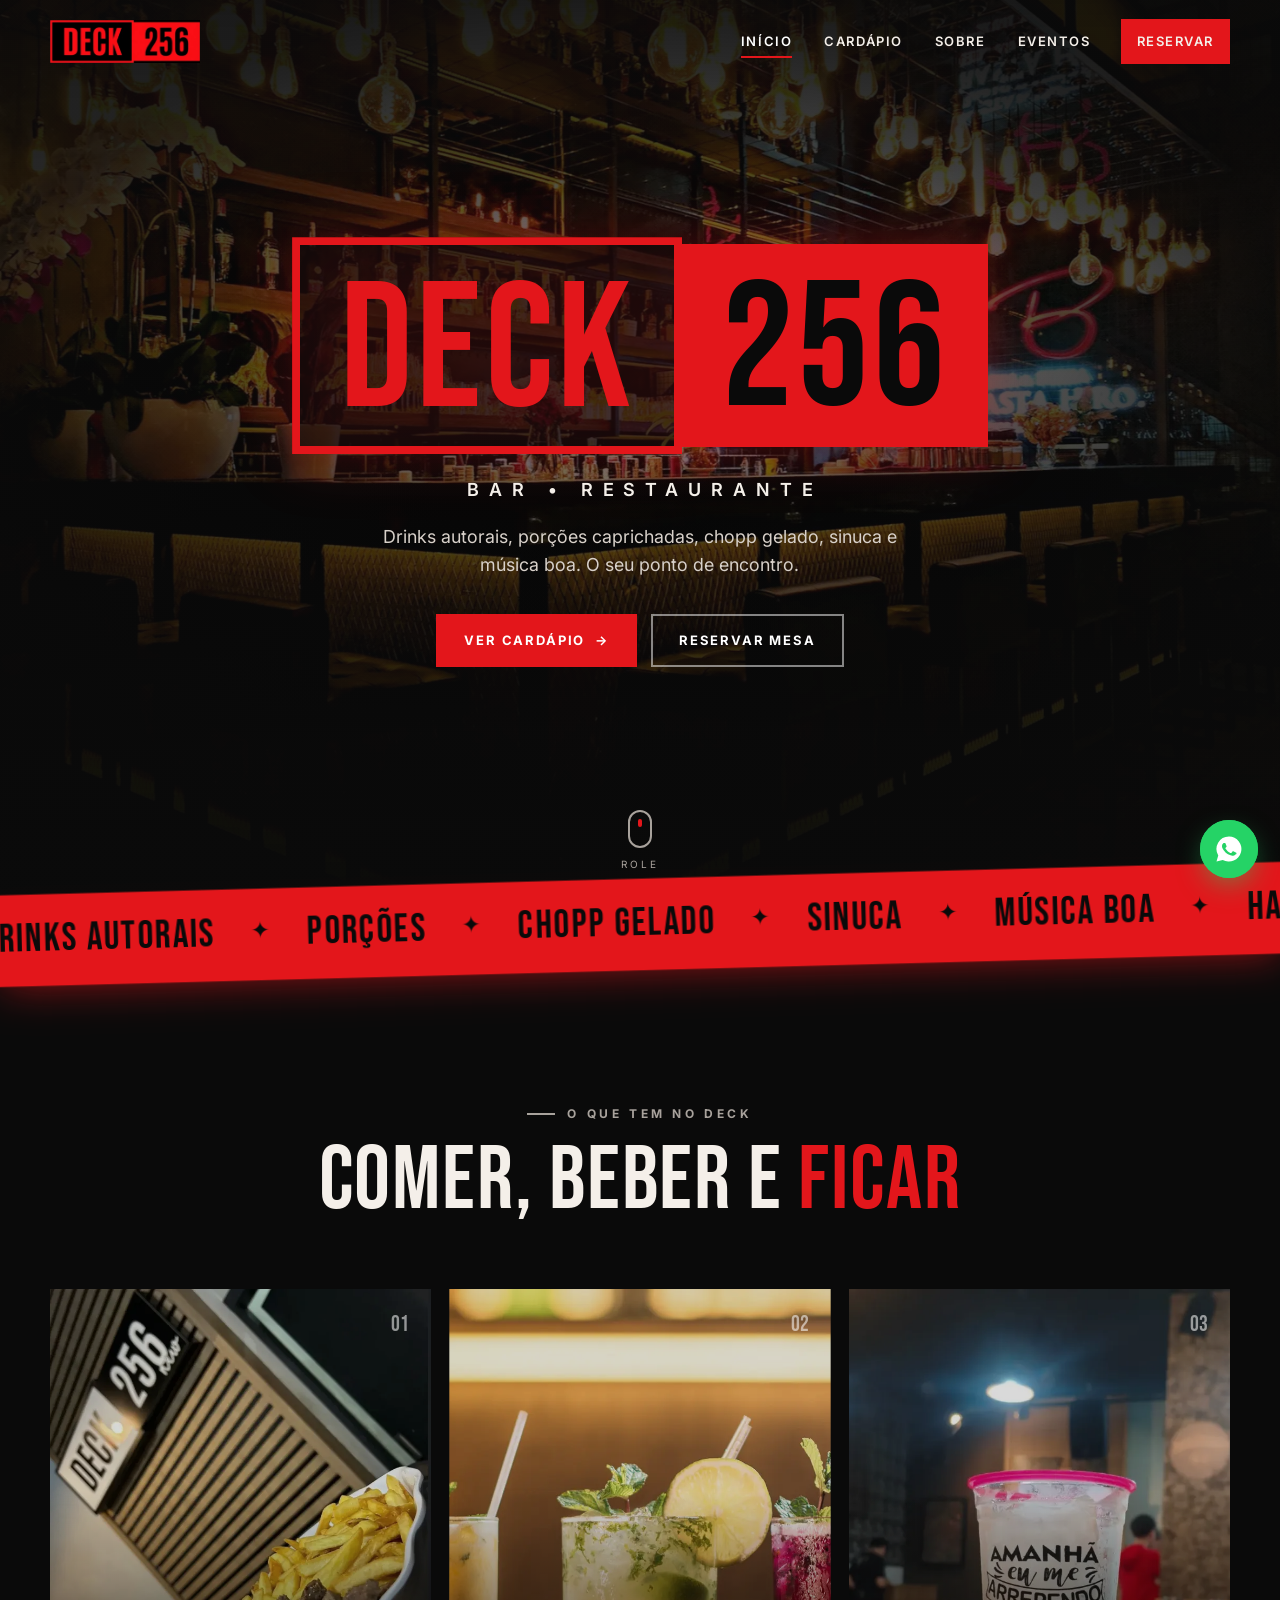
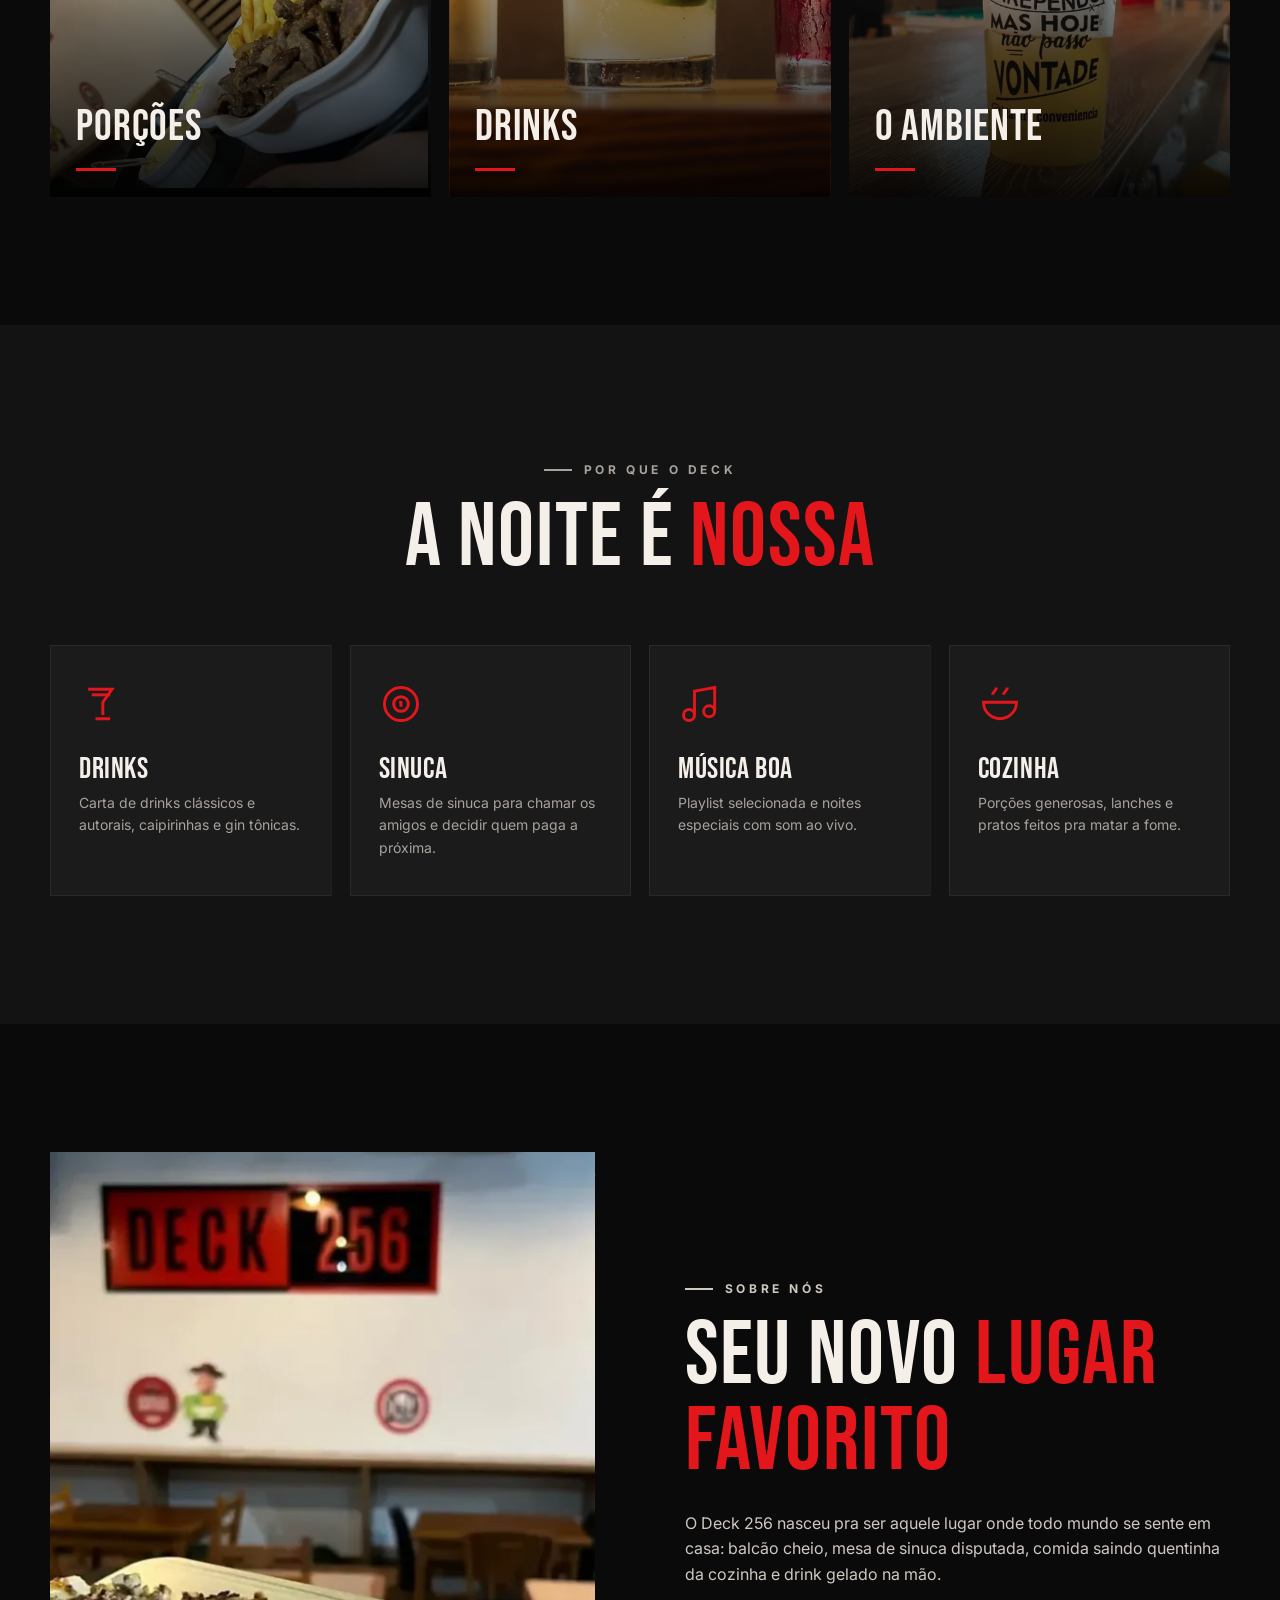
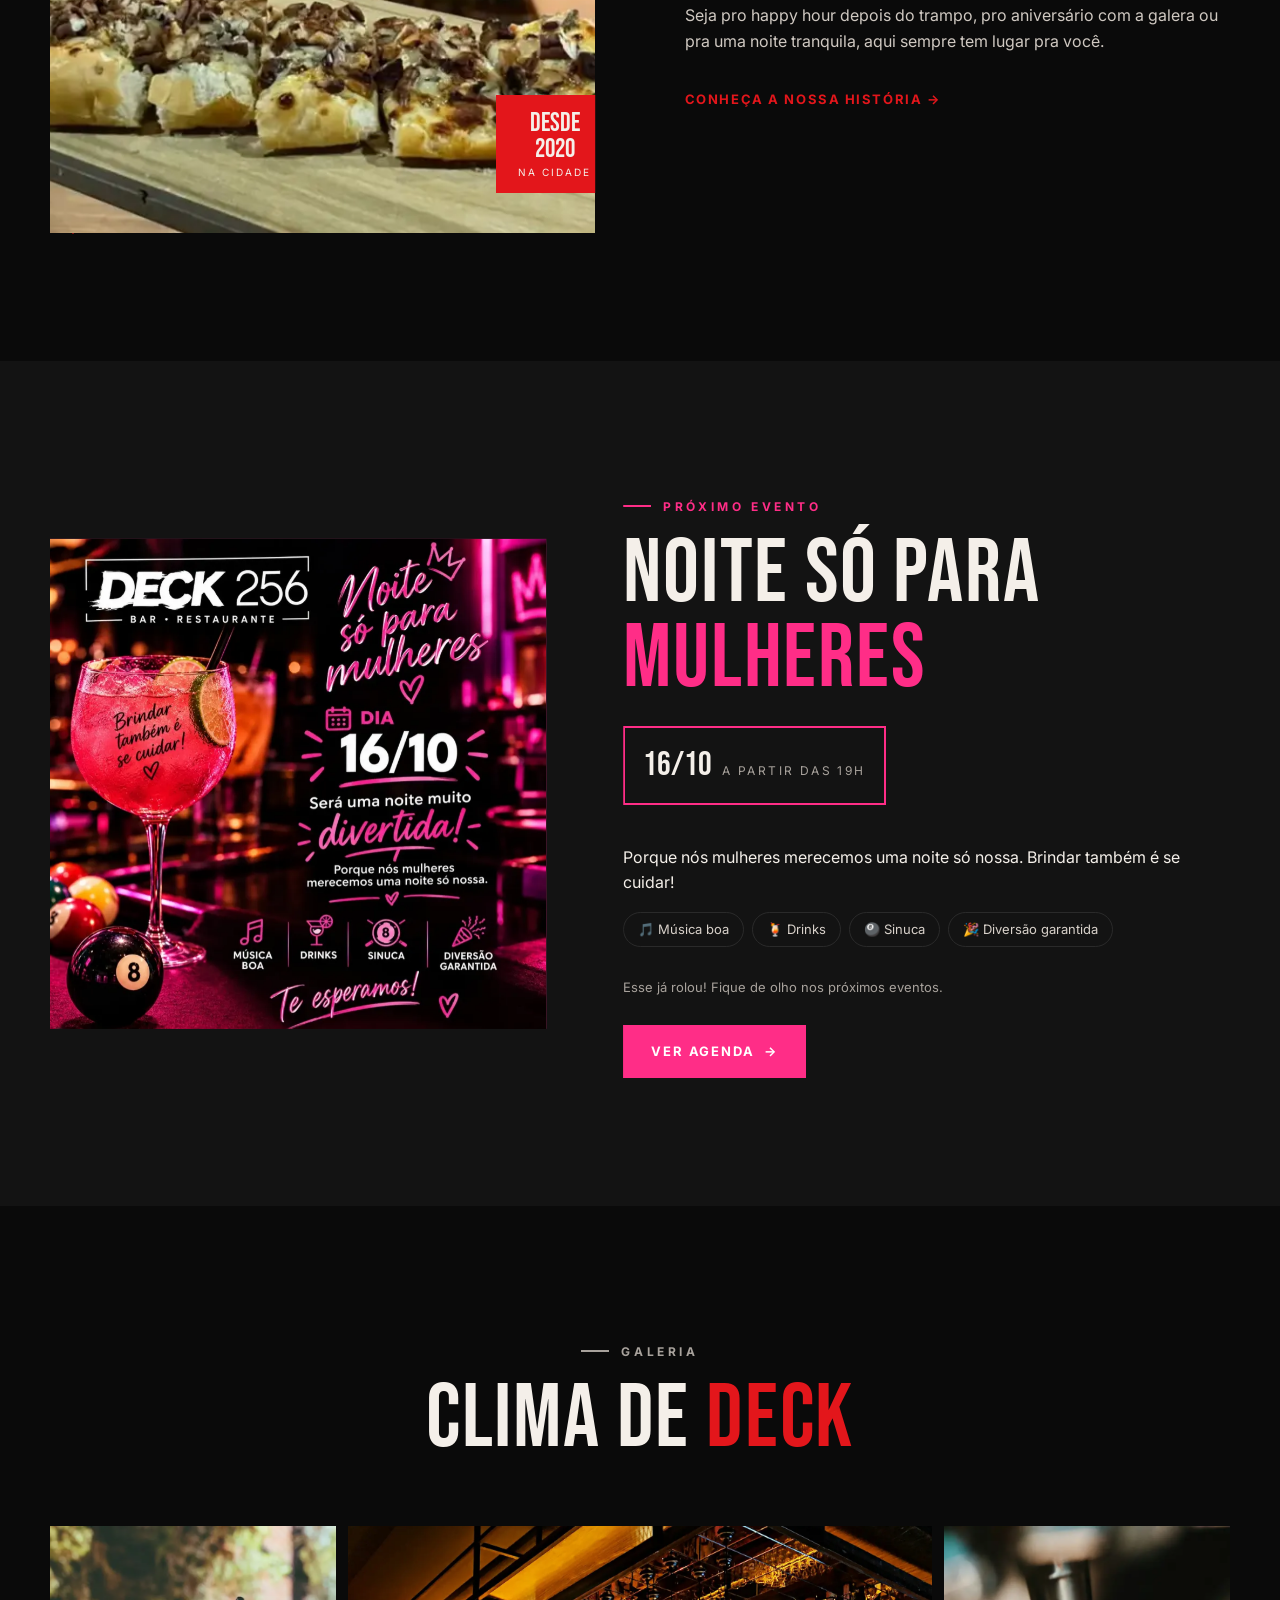
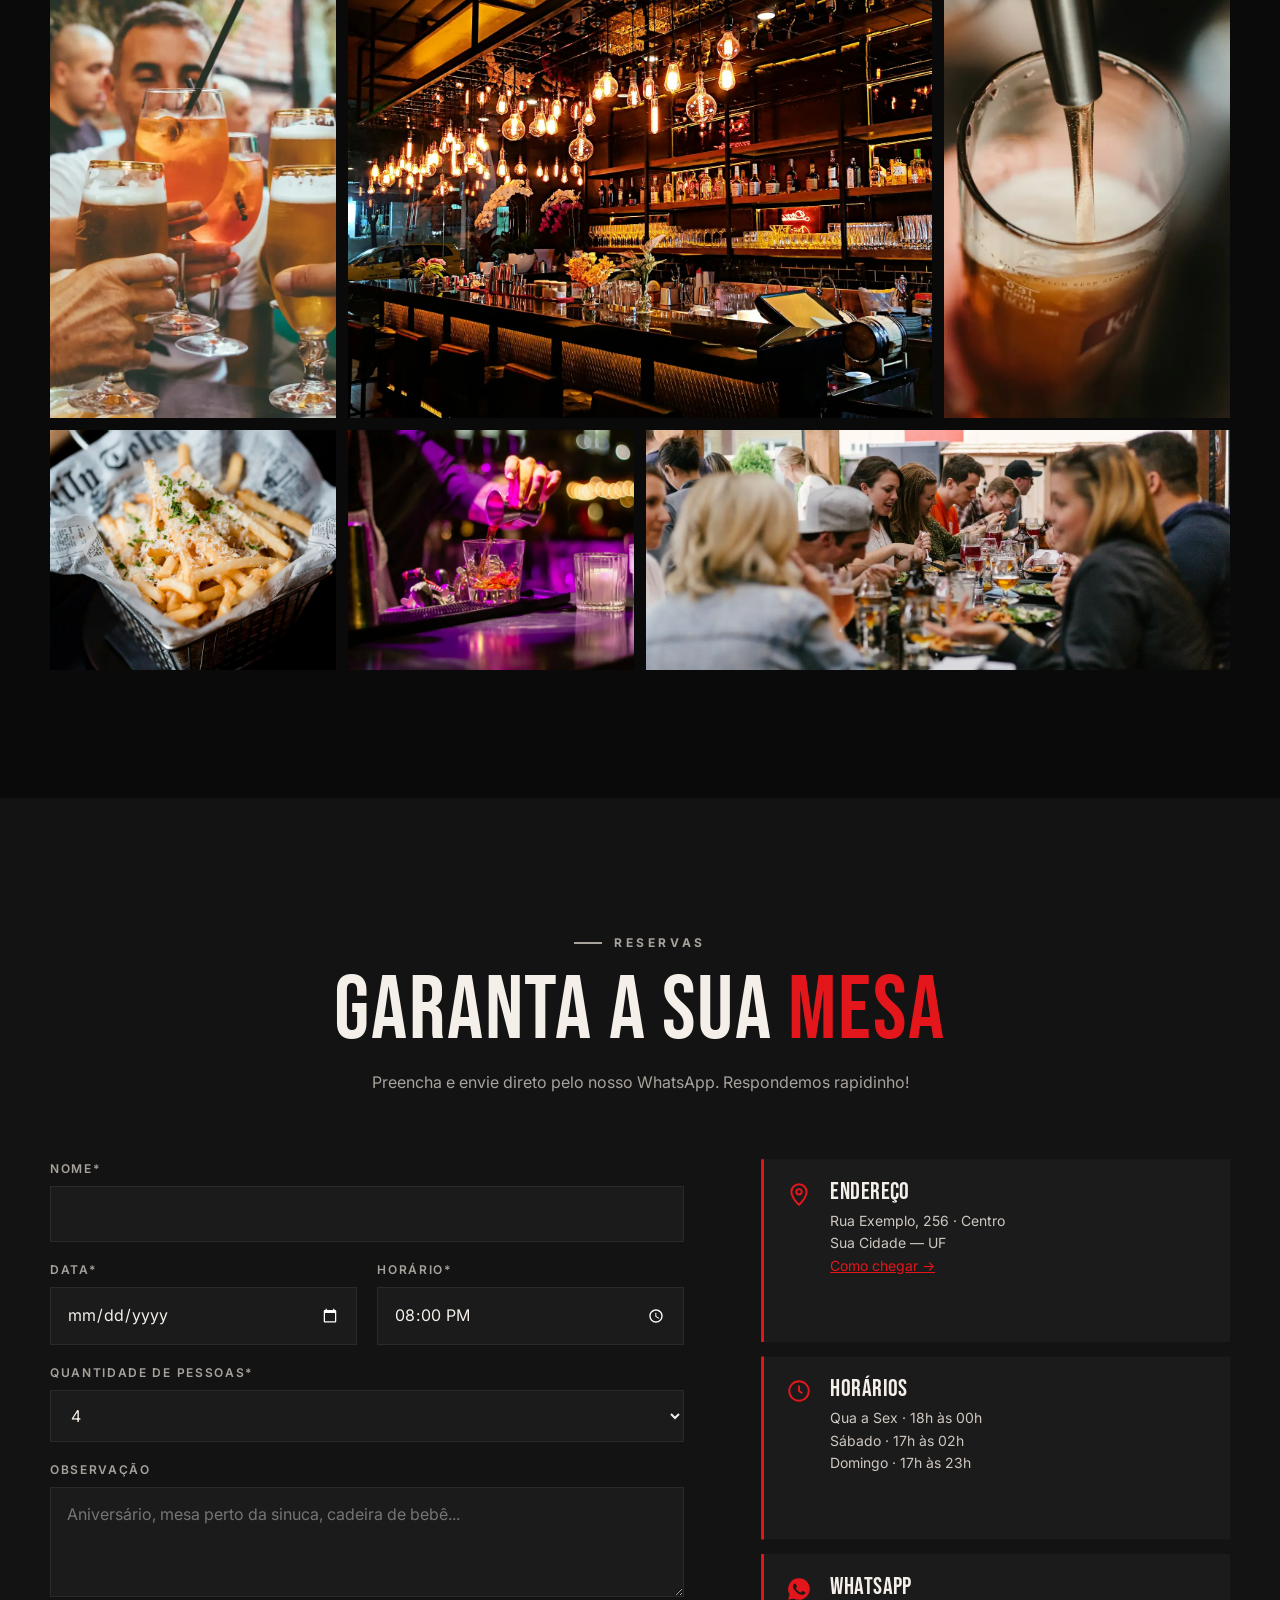
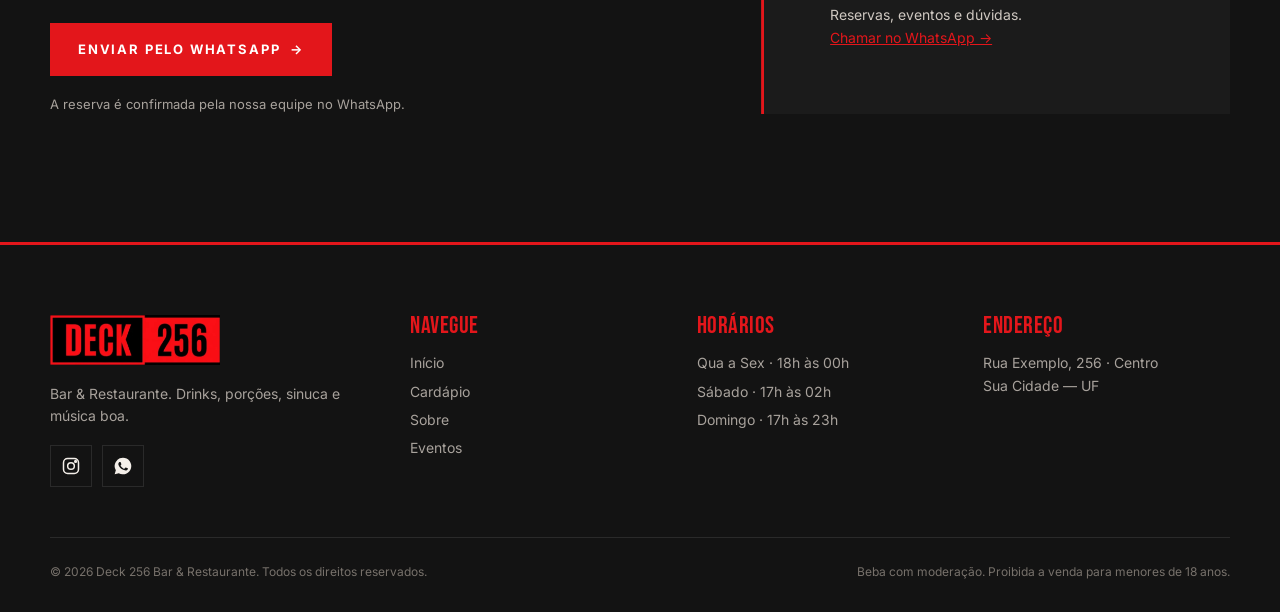
<file: index.html>
<!doctype html>
<html lang="pt-BR">
  <head>
    <meta charset="UTF-8" />
    <meta name="viewport" content="width=device-width, initial-scale=1" />
    <meta
      name="description"
      content="Deck 256 Bar & Restaurante — drinks, porções caprichadas, chopp gelado, sinuca e música boa."
    />
    <meta name="theme-color" content="#0a0a0a" />
    <title>Deck 256 · Bar & Restaurante</title>
    <link rel="icon" href="assets/favicon.svg" type="image/svg+xml" />
    <link rel="preconnect" href="https://fonts.googleapis.com" />
    <link rel="preconnect" href="https://fonts.gstatic.com" crossorigin />
    <link
      rel="stylesheet"
      href="https://fonts.googleapis.com/css2?family=Bebas+Neue&family=Inter:wght@400;600;700&display=swap"
    />
    <link rel="stylesheet" href="styles.css" />
    <script>
      document.documentElement.classList.add("js");
    </script>
    <script src="script.js" defer></script>
  </head>
  <body>
    <a class="skip" href="#main">Pular para o conteúdo</a>
    <div class="scroll-progress" aria-hidden="true"></div>

    <header class="site-header">
      <div class="wrap header-inner">
        <a class="brand" href="index.html" aria-label="Deck 256 — início"
          ><img src="assets/logo.webp" alt="Deck 256" width="651" height="189"
        /></a>
        <button
          class="nav-toggle"
          aria-label="Abrir menu"
          aria-expanded="false"
          aria-controls="navigation"
        >
          <span></span><span></span><span></span>
        </button>
        <nav id="navigation" class="site-nav" aria-label="Menu principal">
          <a href="index.html" aria-current="page">Início</a>
          <a href="cardapio.html">Cardápio</a>
          <a href="sobre.html">Sobre</a>
          <a href="eventos.html">Eventos</a>
          <a class="btn btn-sm" href="index.html#reserva">Reservar</a>
        </nav>
      </div>
    </header>

    <main id="main">
      <!-- HERO -->
      <section class="hero" aria-label="Deck 256 Bar e Restaurante">
        <div class="hero-media" data-parallax="0.25">
          <img
            src="assets/hero-bar.webp"
            alt=""
            fetchpriority="high"
          />
        </div>
        <div>
          <h1 class="logo-mark" aria-label="Deck 256">
            <span class="lm-deck" aria-hidden="true">DECK</span
            ><span class="lm-num" aria-hidden="true">256</span>
          </h1>
          <p class="hero-sub intro" style="--i: 0">Bar • Restaurante</p>
          <p class="hero-tagline intro" style="--i: 1">
            Drinks autorais, porções caprichadas, chopp gelado, sinuca e música
            boa. O seu ponto de encontro.
          </p>
          <div class="hero-actions intro" style="--i: 2">
            <a class="btn" href="cardapio.html"
              >Ver cardápio <span class="arrow">→</span></a
            >
            <a class="btn btn-ghost" href="#reserva">Reservar mesa</a>
          </div>
        </div>
        <a class="scroll-cue intro" style="--i: 4" href="#destaques"
          ><span class="mouse" aria-hidden="true"></span>Role</a
        >
      </section>

      <!-- FAIXA ROLANTE -->
      <div class="marquee" aria-hidden="true">
        <div class="marquee-track">
          <span>Drinks autorais</span><span>Porções</span
          ><span>Chopp gelado</span><span>Sinuca</span><span>Música boa</span
          ><span>Happy hour</span><span>Drinks autorais</span
          ><span>Porções</span><span>Chopp gelado</span><span>Sinuca</span
          ><span>Música boa</span><span>Happy hour</span>
        </div>
      </div>

      <!-- DESTAQUES -->
      <section class="section" id="destaques">
        <div class="wrap">
          <div class="section-head" data-reveal>
            <p class="eyebrow">O que tem no Deck</p>
            <h2 class="title">Comer, beber e <em>ficar</em></h2>
          </div>
          <div class="cards" data-stagger>
            <a class="card-photo" href="cardapio.html#porcoes">
              <img src="assets/comida-1.webp" alt="Porção de fritas com iscas de carne" loading="lazy" />
              <span class="card-num">01</span>
              <div class="card-body">
                <h3>Porções</h3>
                <p>Pra dividir com a galera: fritas, iscas, petiscos e muito mais.</p>
                <span class="bar"></span>
              </div>
            </a>
            <a class="card-photo" href="cardapio.html#drinks">
              <img src="assets/drinks.webp" alt="Três drinks coloridos no balcão" loading="lazy" />
              <span class="card-num">02</span>
              <div class="card-body">
                <h3>Drinks</h3>
                <p>Clássicos e autorais, preparados na hora pelo nosso bar.</p>
                <span class="bar"></span>
              </div>
            </a>
            <a class="card-photo" href="sobre.html">
              <img src="assets/sobre.webp" alt="Copo de drink no balcão do Deck 256" loading="lazy" />
              <span class="card-num">03</span>
              <div class="card-body">
                <h3>O ambiente</h3>
                <p>Balcão, mesas de sinuca e aquele clima de resenha boa.</p>
                <span class="bar"></span>
              </div>
            </a>
          </div>
        </div>
      </section>

      <!-- DIFERENCIAIS -->
      <section class="section section-alt">
        <div class="wrap">
          <div class="section-head" data-reveal>
            <p class="eyebrow">Por que o Deck</p>
            <h2 class="title">A noite é <em>nossa</em></h2>
          </div>
          <div class="features" data-stagger>
            <article class="feature">
              <svg viewBox="0 0 24 24" fill="none" stroke="currentColor" stroke-width="1.6" aria-hidden="true"><path d="M8 4h10l-5 7v7m-4 2h8M5 4h3"/><path d="M7 7h10"/></svg>
              <h3>Drinks</h3>
              <p>Carta de drinks clássicos e autorais, caipirinhas e gin tônicas.</p>
            </article>
            <article class="feature">
              <svg viewBox="0 0 24 24" fill="none" stroke="currentColor" stroke-width="1.6" aria-hidden="true"><circle cx="12" cy="12" r="9"/><circle cx="12" cy="12" r="4"/><path d="M12 10.5v3M11 11h1"/></svg>
              <h3>Sinuca</h3>
              <p>Mesas de sinuca para chamar os amigos e decidir quem paga a próxima.</p>
            </article>
            <article class="feature">
              <svg viewBox="0 0 24 24" fill="none" stroke="currentColor" stroke-width="1.6" aria-hidden="true"><path d="M9 18V5l11-2v13"/><circle cx="6" cy="18" r="3"/><circle cx="17" cy="16" r="3"/></svg>
              <h3>Música boa</h3>
              <p>Playlist selecionada e noites especiais com som ao vivo.</p>
            </article>
            <article class="feature">
              <svg viewBox="0 0 24 24" fill="none" stroke="currentColor" stroke-width="1.6" aria-hidden="true"><path d="M3 11h18a9 9 0 0 1-18 0Z"/><path d="M8 7c0-2 2-2 2-4m4 4c0-2 2-2 2-4"/></svg>
              <h3>Cozinha</h3>
              <p>Porções generosas, lanches e pratos feitos pra matar a fome.</p>
            </article>
          </div>
        </div>
      </section>

      <!-- SOBRE (teaser) -->
      <section class="section">
        <div class="wrap split">
          <div class="split-media" data-reveal="left">
            <img src="assets/comida-2.webp" alt="Porção servida em tábua de madeira no salão do Deck 256" loading="lazy" />
            <div class="badge">Desde<br />2020<small>NA CIDADE</small></div>
          </div>
          <div class="split-copy" data-reveal="right">
            <p class="eyebrow">Sobre nós</p>
            <h2 class="title">Seu novo <em>lugar favorito</em></h2>
            <p>
              O Deck 256 nasceu pra ser aquele lugar onde todo mundo se sente em
              casa: balcão cheio, mesa de sinuca disputada, comida saindo
              quentinha da cozinha e drink gelado na mão.
            </p>
            <p>
              Seja pro happy hour depois do trampo, pro aniversário com a galera
              ou pra uma noite tranquila, aqui sempre tem lugar pra você.
            </p>
            <a class="text-link" href="sobre.html">Conheça a nossa história →</a>
          </div>
        </div>
      </section>

      <!-- EVENTO EM DESTAQUE -->
      <section class="section section-alt">
        <div class="wrap event-feature">
          <div class="tilt" data-reveal="zoom">
            <div class="tilt-inner">
              <img src="assets/promocao.webp" alt="Cartaz da Noite só para mulheres, dia 16/10" loading="lazy" />
            </div>
          </div>
          <div class="event-copy" data-reveal="right">
            <p class="eyebrow">Próximo evento</p>
            <h2 class="title">Noite só para <em>mulheres</em></h2>
            <div class="event-date">16/10 <small>A PARTIR DAS 19H</small></div>
            <p>
              Porque nós mulheres merecemos uma noite só nossa. Brindar também é
              se cuidar!
            </p>
            <ul class="event-perks">
              <li>🎵 Música boa</li>
              <li>🍹 Drinks</li>
              <li>🎱 Sinuca</li>
              <li>🎉 Diversão garantida</li>
            </ul>
            <div class="countdown" data-countdown="2026-10-16T19:00:00-03:00" aria-label="Contagem regressiva para o evento">
              <div><b>00</b><span>dias</span></div>
              <div><b>00</b><span>horas</span></div>
              <div><b>00</b><span>min</span></div>
              <div><b>00</b><span>seg</span></div>
            </div>
            <a class="btn btn-pink" href="eventos.html">Ver agenda <span class="arrow">→</span></a>
          </div>
        </div>
      </section>

      <!-- GALERIA -->
      <section class="section">
        <div class="wrap">
          <div class="section-head" data-reveal>
            <p class="eyebrow">Galeria</p>
            <h2 class="title">Clima de <em>Deck</em></h2>
          </div>
          <div class="gallery" data-stagger="zoom">
            <button class="gallery-item tall" data-image="assets/brinde.webp" aria-label="Ampliar foto: amigos brindando">
              <img src="assets/brinde.webp" alt="Amigos brindando com chopp e drinks" loading="lazy" />
            </button>
            <button class="gallery-item big" data-image="assets/salao.webp" aria-label="Ampliar foto: balcão iluminado">
              <img src="assets/salao.webp" alt="Balcão do bar iluminado" loading="lazy" />
            </button>
            <button class="gallery-item tall" data-image="assets/chopp.webp" aria-label="Ampliar foto: chopp sendo tirado">
              <img src="assets/chopp.webp" alt="Chopp sendo tirado na chopeira" loading="lazy" />
            </button>
            <button class="gallery-item" data-image="assets/batata.webp" aria-label="Ampliar foto: batata frita">
              <img src="assets/batata.webp" alt="Porção de batata frita com parmesão" loading="lazy" />
            </button>
            <button class="gallery-item" data-image="assets/drink-neon.webp" aria-label="Ampliar foto: bartender preparando drink">
              <img src="assets/drink-neon.webp" alt="Bartender preparando drink sob luz neon" loading="lazy" />
            </button>
            <button class="gallery-item wide" data-image="assets/amigos.webp" aria-label="Ampliar foto: galera reunida">
              <img src="assets/amigos.webp" alt="Galera reunida em volta da mesa" loading="lazy" />
            </button>
          </div>
        </div>
      </section>

      <!-- RESERVA -->
      <section class="section section-alt" id="reserva">
        <div class="wrap">
          <div class="section-head" data-reveal>
            <p class="eyebrow">Reservas</p>
            <h2 class="title">Garanta a sua <em>mesa</em></h2>
            <p>Preencha e envie direto pelo nosso WhatsApp. Respondemos rapidinho!</p>
          </div>
          <div class="contact-grid">
            <form class="form" id="reserva-form" data-reveal="left">
              <label class="field full"
                ><span>Nome*</span
                ><input name="nome" autocomplete="name" required maxlength="80"
              /></label>
              <label class="field"
                ><span>Data*</span><input name="data" type="date" required
              /></label>
              <label class="field"
                ><span>Horário*</span><input name="horario" type="time" value="20:00" required
              /></label>
              <label class="field full"
                ><span>Quantidade de pessoas*</span>
                <select name="pessoas" required>
                  <option>2</option><option>3</option><option selected>4</option><option>5</option><option>6</option><option>7</option><option>8</option><option>9</option><option>10</option><option>Mais de 10</option>
                </select>
              </label>
              <label class="field full"
                ><span>Observação</span
                ><textarea name="obs" maxlength="500" placeholder="Aniversário, mesa perto da sinuca, cadeira de bebê..."></textarea>
              </label>
              <div class="full">
                <button class="btn" type="submit">Enviar pelo WhatsApp <span class="arrow">→</span></button>
              </div>
              <p class="form-note full">A reserva é confirmada pela nossa equipe no WhatsApp.</p>
            </form>
            <div class="info-list" data-stagger="right">
              <div class="info-card">
                <svg viewBox="0 0 24 24" fill="none" stroke="currentColor" stroke-width="1.8" aria-hidden="true"><path d="M12 22s7-6.2 7-12a7 7 0 0 0-14 0c0 5.8 7 12 7 12Z"/><circle cx="12" cy="10" r="2.5"/></svg>
                <div>
                  <h3>Endereço</h3>
                  <p>Rua Exemplo, 256 · Centro<br />Sua Cidade — UF</p>
                  <p><a href="https://www.google.com/maps/search/?api=1&query=Deck+256+Bar" target="_blank" rel="noopener noreferrer">Como chegar →</a></p>
                </div>
              </div>
              <div class="info-card">
                <svg viewBox="0 0 24 24" fill="none" stroke="currentColor" stroke-width="1.8" aria-hidden="true"><circle cx="12" cy="12" r="9"/><path d="M12 7v5l3 2"/></svg>
                <div>
                  <h3>Horários</h3>
                  <p>Qua a Sex · 18h às 00h<br />Sábado · 17h às 02h<br />Domingo · 17h às 23h</p>
                </div>
              </div>
              <div class="info-card">
                <svg viewBox="0 0 24 24" fill="currentColor" aria-hidden="true"><path d="M12 2a10 10 0 0 0-8.6 15.1L2 22l5-1.3A10 10 0 1 0 12 2Zm5.3 14.1c-.2.6-1.3 1.2-1.8 1.2-.5.1-1 .2-3.3-.7-2.8-1.1-4.5-3.9-4.7-4.1-.1-.2-1.1-1.5-1.1-2.8s.7-2 1-2.3c.2-.3.5-.3.7-.3h.5c.2 0 .4 0 .6.5l.8 2c.1.2.1.4 0 .5l-.3.5-.4.4c-.1.1-.3.3-.1.6.2.3.8 1.3 1.7 2.1 1.2 1 2.1 1.4 2.4 1.5.3.1.5.1.6-.1l.9-1.1c.2-.3.4-.2.7-.1l1.9.9c.3.1.5.2.5.3.1.2.1.7-.1 1.2Z"/></svg>
                <div>
                  <h3>WhatsApp</h3>
                  <p>Reservas, eventos e dúvidas.<br /><a data-whatsapp="Olá, Deck 256!" href="https://wa.me/5500000000000">Chamar no WhatsApp →</a></p>
                </div>
              </div>
            </div>
          </div>
        </div>
      </section>
    </main>

    <footer class="site-footer">
      <div class="wrap">
        <div class="footer-grid">
          <div>
            <img src="assets/logo.webp" alt="Deck 256" loading="lazy" />
            <p>Bar & Restaurante. Drinks, porções, sinuca e música boa.</p>
            <div class="socials">
              <a href="https://www.instagram.com/" target="_blank" rel="noopener noreferrer" aria-label="Instagram"><svg viewBox="0 0 24 24" fill="none" stroke="currentColor" stroke-width="1.8" aria-hidden="true"><rect x="3" y="3" width="18" height="18" rx="5"/><circle cx="12" cy="12" r="4"/><circle cx="17.5" cy="6.5" r="1" fill="currentColor"/></svg></a>
              <a data-whatsapp="Olá, Deck 256!" href="https://wa.me/5500000000000" aria-label="WhatsApp"><svg viewBox="0 0 24 24" fill="currentColor" aria-hidden="true"><path d="M12 2a10 10 0 0 0-8.6 15.1L2 22l5-1.3A10 10 0 1 0 12 2Zm5.3 14.1c-.2.6-1.3 1.2-1.8 1.2-.5.1-1 .2-3.3-.7-2.8-1.1-4.5-3.9-4.7-4.1-.1-.2-1.1-1.5-1.1-2.8s.7-2 1-2.3c.2-.3.5-.3.7-.3h.5c.2 0 .4 0 .6.5l.8 2c.1.2.1.4 0 .5l-.3.5-.4.4c-.1.1-.3.3-.1.6.2.3.8 1.3 1.7 2.1 1.2 1 2.1 1.4 2.4 1.5.3.1.5.1.6-.1l.9-1.1c.2-.3.4-.2.7-.1l1.9.9c.3.1.5.2.5.3.1.2.1.7-.1 1.2Z"/></svg></a>
            </div>
          </div>
          <div>
            <h3>Navegue</h3>
            <ul>
              <li><a href="index.html">Início</a></li>
              <li><a href="cardapio.html">Cardápio</a></li>
              <li><a href="sobre.html">Sobre</a></li>
              <li><a href="eventos.html">Eventos</a></li>
            </ul>
          </div>
          <div>
            <h3>Horários</h3>
            <ul>
              <li>Qua a Sex · 18h às 00h</li>
              <li>Sábado · 17h às 02h</li>
              <li>Domingo · 17h às 23h</li>
            </ul>
          </div>
          <div>
            <h3>Endereço</h3>
            <address>Rua Exemplo, 256 · Centro<br />Sua Cidade — UF</address>
          </div>
        </div>
        <div class="footer-bottom">
          <span>© <span data-year>2026</span> Deck 256 Bar & Restaurante. Todos os direitos reservados.</span>
          <span>Beba com moderação. Proibida a venda para menores de 18 anos.</span>
        </div>
      </div>
    </footer>

    <a class="whatsapp-float" data-whatsapp="Olá, Deck 256!" href="https://wa.me/5500000000000" aria-label="Fale conosco no WhatsApp"><svg viewBox="0 0 24 24" fill="currentColor" aria-hidden="true"><path d="M12 2a10 10 0 0 0-8.6 15.1L2 22l5-1.3A10 10 0 1 0 12 2Zm5.3 14.1c-.2.6-1.3 1.2-1.8 1.2-.5.1-1 .2-3.3-.7-2.8-1.1-4.5-3.9-4.7-4.1-.1-.2-1.1-1.5-1.1-2.8s.7-2 1-2.3c.2-.3.5-.3.7-.3h.5c.2 0 .4 0 .6.5l.8 2c.1.2.1.4 0 .5l-.3.5-.4.4c-.1.1-.3.3-.1.6.2.3.8 1.3 1.7 2.1 1.2 1 2.1 1.4 2.4 1.5.3.1.5.1.6-.1l.9-1.1c.2-.3.4-.2.7-.1l1.9.9c.3.1.5.2.5.3.1.2.1.7-.1 1.2Z"/></svg></a>
    <button class="back-top" aria-label="Voltar ao topo">↑</button>

    <dialog id="lightbox" aria-label="Visualizador de imagem">
      <button class="close-viewer" aria-label="Fechar imagem">×</button>
      <img alt="" />
    </dialog>
  </body>
</html>
</file>
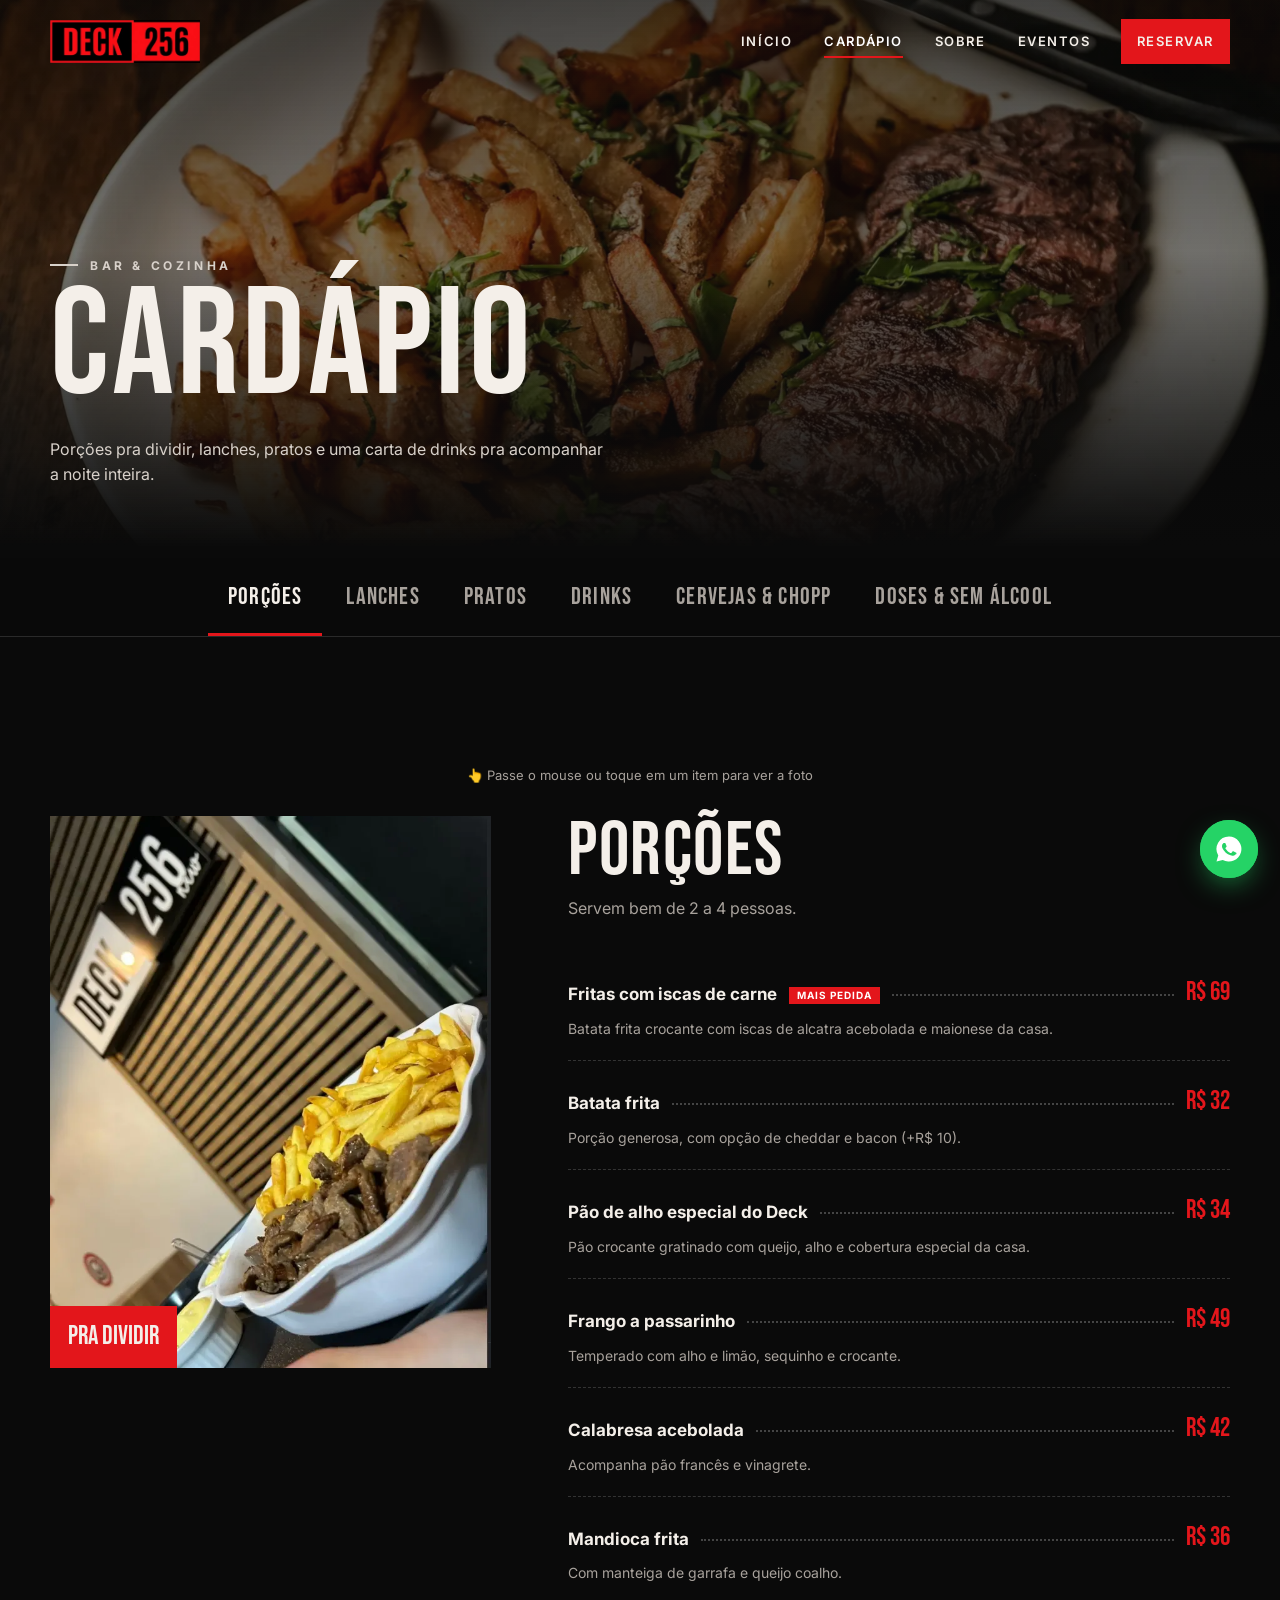
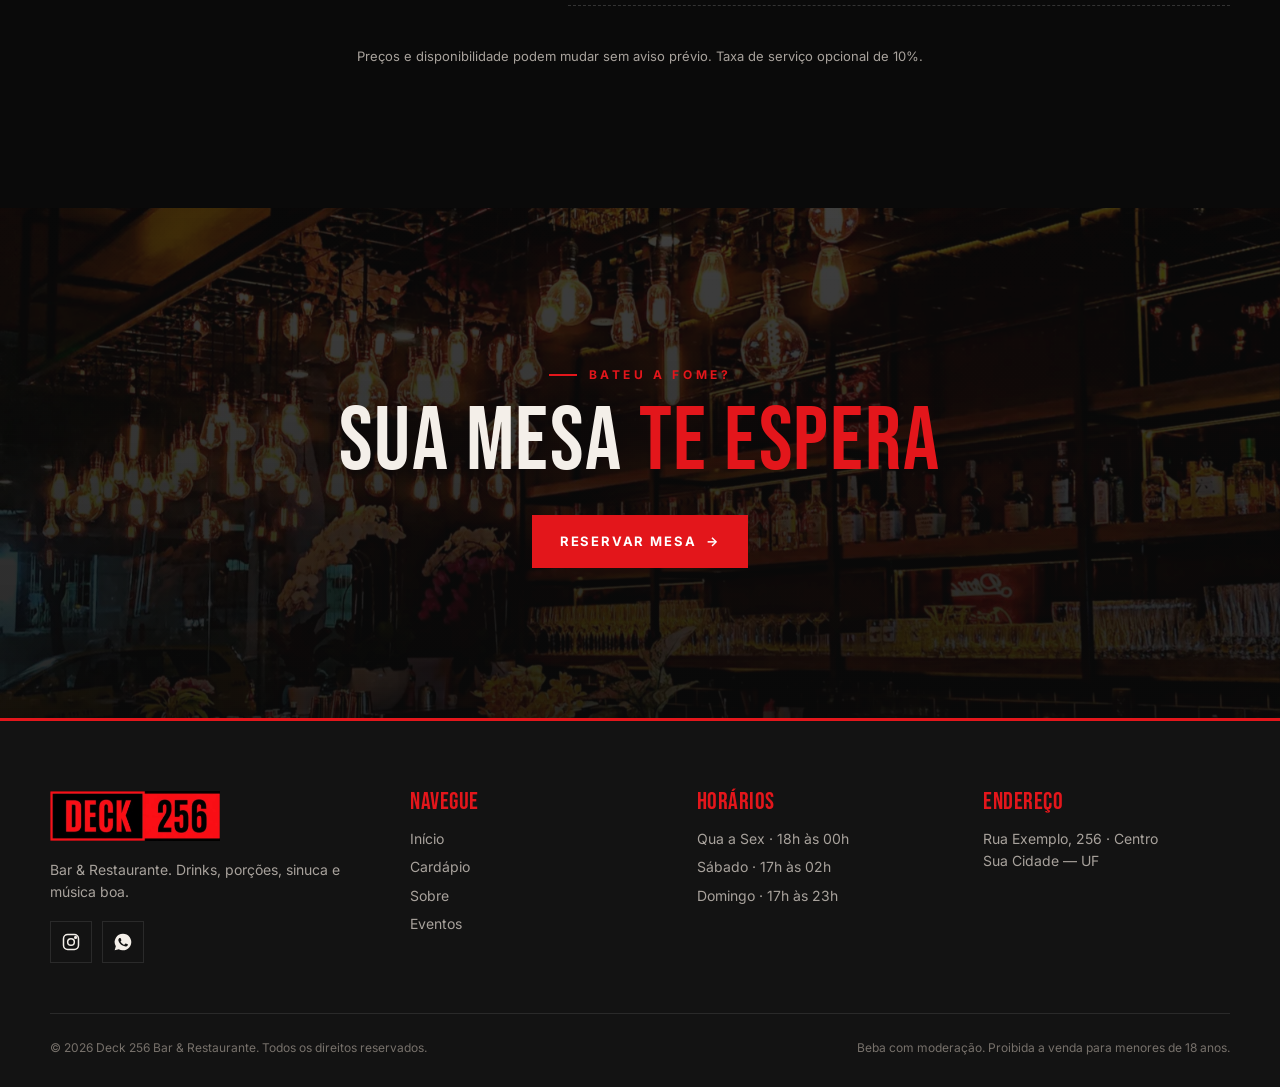
<file: cardapio.html>
<!doctype html>
<html lang="pt-BR">
  <head>
    <meta charset="UTF-8" />
    <meta name="viewport" content="width=device-width, initial-scale=1" />
    <meta
      name="description"
      content="Cardápio do Deck 256: porções, lanches, pratos, drinks, cervejas e chopp."
    />
    <meta name="theme-color" content="#0a0a0a" />
    <title>Cardápio · Deck 256</title>
    <link rel="icon" href="assets/favicon.svg" type="image/svg+xml" />
    <link rel="preconnect" href="https://fonts.googleapis.com" />
    <link rel="preconnect" href="https://fonts.gstatic.com" crossorigin />
    <link
      rel="stylesheet"
      href="https://fonts.googleapis.com/css2?family=Bebas+Neue&family=Inter:wght@400;600;700&display=swap"
    />
    <link rel="stylesheet" href="styles.css" />
    <script>
      document.documentElement.classList.add("js");
    </script>
    <script src="script.js" defer></script>
  </head>
  <body>
    <a class="skip" href="#main">Pular para o conteúdo</a>
    <div class="scroll-progress" aria-hidden="true"></div>

    <header class="site-header">
      <div class="wrap header-inner">
        <a class="brand" href="index.html" aria-label="Deck 256 — início"
          ><img src="assets/logo.webp" alt="Deck 256" width="651" height="189"
        /></a>
        <button
          class="nav-toggle"
          aria-label="Abrir menu"
          aria-expanded="false"
          aria-controls="navigation"
        >
          <span></span><span></span><span></span>
        </button>
        <nav id="navigation" class="site-nav" aria-label="Menu principal">
          <a href="index.html">Início</a>
          <a href="cardapio.html" aria-current="page">Cardápio</a>
          <a href="sobre.html">Sobre</a>
          <a href="eventos.html">Eventos</a>
          <a class="btn btn-sm" href="index.html#reserva">Reservar</a>
        </nav>
      </div>
    </header>

    <main id="main">
      <section class="page-hero">
        <div class="hero-media" data-parallax="0.2">
          <img src="assets/picanha.webp" alt="" fetchpriority="high" />
        </div>
        <div class="wrap">
          <p class="eyebrow intro" style="--i: -6">Bar & Cozinha</p>
          <h1 data-split>Cardápio</h1>
          <p class="intro" style="--i: -4">
            Porções pra dividir, lanches, pratos e uma carta de drinks pra
            acompanhar a noite inteira.
          </p>
        </div>
      </section>

      <div class="menu-tabs-wrap">
        <div class="wrap menu-tabs" role="tablist" aria-label="Categorias do cardápio">
          <button role="tab" id="tab-porcoes" aria-controls="panel-porcoes" aria-selected="true" tabindex="0" data-tab="porcoes">Porções</button>
          <button role="tab" id="tab-lanches" aria-controls="panel-lanches" aria-selected="false" tabindex="-1" data-tab="lanches">Lanches</button>
          <button role="tab" id="tab-pratos" aria-controls="panel-pratos" aria-selected="false" tabindex="-1" data-tab="pratos">Pratos</button>
          <button role="tab" id="tab-drinks" aria-controls="panel-drinks" aria-selected="false" tabindex="-1" data-tab="drinks">Drinks</button>
          <button role="tab" id="tab-cervejas" aria-controls="panel-cervejas" aria-selected="false" tabindex="-1" data-tab="cervejas">Cervejas & Chopp</button>
          <button role="tab" id="tab-doses" aria-controls="panel-doses" aria-selected="false" tabindex="-1" data-tab="doses">Doses & Sem álcool</button>
          <span class="tab-indicator" aria-hidden="true"></span>
        </div>
      </div>

      <section class="section">
        <div class="wrap">
          <p class="menu-hint"><span aria-hidden="true">👆</span> Passe o mouse ou toque em um item para ver a foto</p>
          <!-- PORÇÕES -->
          <div class="menu-panel" role="tabpanel" id="panel-porcoes" aria-labelledby="tab-porcoes">
            <figure class="menu-panel-media" style="margin: 0">
              <img src="assets/comida-1.webp" alt="Fritas com iscas de carne" loading="lazy" />
              <figcaption>Pra dividir</figcaption>
            </figure>
            <div>
              <h2>Porções</h2>
              <p>Servem bem de 2 a 4 pessoas.</p>
              <ul class="menu-list">
                <li class="menu-item" tabindex="0" data-img="assets/comida-1.webp"><div class="menu-item-head"><h3>Fritas com iscas de carne <span class="tag">Mais pedida</span></h3><span class="dots"></span><span class="price">R$ 69</span></div><p>Batata frita crocante com iscas de alcatra acebolada e maionese da casa.</p></li>
                <li class="menu-item" tabindex="0" data-img="assets/batata.webp"><div class="menu-item-head"><h3>Batata frita</h3><span class="dots"></span><span class="price">R$ 32</span></div><p>Porção generosa, com opção de cheddar e bacon (+R$ 10).</p></li>
                <li class="menu-item" tabindex="0" data-img="assets/comida-2.webp"><div class="menu-item-head"><h3>Pão de alho especial do Deck</h3><span class="dots"></span><span class="price">R$ 34</span></div><p>Pão crocante gratinado com queijo, alho e cobertura especial da casa.</p></li>
                <li class="menu-item" tabindex="0" data-img="assets/cardapio/frango.webp"><div class="menu-item-head"><h3>Frango a passarinho</h3><span class="dots"></span><span class="price">R$ 49</span></div><p>Temperado com alho e limão, sequinho e crocante.</p></li>
                <li class="menu-item" tabindex="0" data-img="assets/cardapio/calabresa.webp"><div class="menu-item-head"><h3>Calabresa acebolada</h3><span class="dots"></span><span class="price">R$ 42</span></div><p>Acompanha pão francês e vinagrete.</p></li>
                <li class="menu-item" tabindex="0" data-img="assets/cardapio/mandioca.webp"><div class="menu-item-head"><h3>Mandioca frita</h3><span class="dots"></span><span class="price">R$ 36</span></div><p>Com manteiga de garrafa e queijo coalho.</p></li>
              </ul>
            </div>
          </div>

          <!-- LANCHES -->
          <div class="menu-panel" role="tabpanel" id="panel-lanches" aria-labelledby="tab-lanches" hidden>
            <figure class="menu-panel-media" style="margin: 0">
              <img src="assets/burger.webp" alt="Hambúrguer artesanal" loading="lazy" />
              <figcaption>Artesanais</figcaption>
            </figure>
            <div>
              <h2>Lanches</h2>
              <p>Todos acompanham batata frita.</p>
              <ul class="menu-list">
                <li class="menu-item" tabindex="0" data-img="assets/burger.webp"><div class="menu-item-head"><h3>Deck Burger <span class="tag">Da casa</span></h3><span class="dots"></span><span class="price">R$ 39</span></div><p>Blend de 180g, cheddar, bacon, cebola caramelizada e molho especial.</p></li>
                <li class="menu-item" tabindex="0" data-img="assets/cardapio/smash.webp"><div class="menu-item-head"><h3>Smash duplo</h3><span class="dots"></span><span class="price">R$ 34</span></div><p>Dois smashes de 90g, queijo prato e picles.</p></li>
                <li class="menu-item" tabindex="0" data-img="assets/cardapio/xsalada.webp"><div class="menu-item-head"><h3>X-Salada</h3><span class="dots"></span><span class="price">R$ 29</span></div><p>Hambúrguer, queijo, alface, tomate e maionese.</p></li>
                <li class="menu-item" tabindex="0" data-img="assets/cardapio/veggie.webp"><div class="menu-item-head"><h3>Burger veggie</h3><span class="dots"></span><span class="price">R$ 35</span></div><p>Hambúrguer de grão-de-bico, queijo e rúcula.</p></li>
              </ul>
            </div>
          </div>

          <!-- PRATOS -->
          <div class="menu-panel" role="tabpanel" id="panel-pratos" aria-labelledby="tab-pratos" hidden>
            <figure class="menu-panel-media" style="margin: 0">
              <img src="assets/picanha.webp" alt="Bife com batatas" loading="lazy" />
              <figcaption>Pratos</figcaption>
            </figure>
            <div>
              <h2>Pratos</h2>
              <p>Servem 1 pessoa bem servida.</p>
              <ul class="menu-list">
                <li class="menu-item" tabindex="0" data-img="assets/picanha.webp"><div class="menu-item-head"><h3>Picanha na chapa</h3><span class="dots"></span><span class="price">R$ 79</span></div><p>Com arroz, farofa, vinagrete e fritas.</p></li>
                <li class="menu-item" tabindex="0" data-img="assets/cardapio/parmegiana.webp"><div class="menu-item-head"><h3>Parmegiana de frango</h3><span class="dots"></span><span class="price">R$ 54</span></div><p>Com arroz e fritas.</p></li>
                <li class="menu-item" tabindex="0" data-img="assets/cardapio/executivo.webp"><div class="menu-item-head"><h3>Executivo do dia</h3><span class="dots"></span><span class="price">R$ 35</span></div><p>Pergunte ao garçom a opção do dia.</p></li>
              </ul>
            </div>
          </div>

          <!-- DRINKS -->
          <div class="menu-panel" role="tabpanel" id="panel-drinks" aria-labelledby="tab-drinks" hidden>
            <figure class="menu-panel-media" style="margin: 0">
              <img src="assets/drink-neon.webp" alt="Bartender preparando drink" loading="lazy" />
              <figcaption>Feitos na hora</figcaption>
            </figure>
            <div>
              <h2>Drinks</h2>
              <p>Clássicos e autorais.</p>
              <ul class="menu-list">
                <li class="menu-item" tabindex="0" data-img="assets/cardapio/gintonica.webp"><div class="menu-item-head"><h3>Gin tônica da casa <span class="tag">Favorito</span></h3><span class="dots"></span><span class="price">R$ 32</span></div><p>Gin, tônica, frutas vermelhas e especiarias.</p></li>
                <li class="menu-item" tabindex="0" data-img="assets/cardapio/caipirinha.webp"><div class="menu-item-head"><h3>Caipirinha</h3><span class="dots"></span><span class="price">R$ 22</span></div><p>Limão, morango, maracujá ou kiwi. Com cachaça, vodka ou saquê.</p></li>
                <li class="menu-item" tabindex="0" data-img="assets/drinks.webp"><div class="menu-item-head"><h3>Deck 256</h3><span class="dots"></span><span class="price">R$ 34</span></div><p>Drink autoral com vodka, frutas vermelhas, limão e espuma de gengibre.</p></li>
                <li class="menu-item" tabindex="0" data-img="assets/cardapio/moscow.webp"><div class="menu-item-head"><h3>Moscow Mule</h3><span class="dots"></span><span class="price">R$ 30</span></div><p>Vodka, limão, xarope de gengibre e espuma.</p></li>
                <li class="menu-item" tabindex="0" data-img="assets/cardapio/aperol.webp"><div class="menu-item-head"><h3>Aperol Spritz</h3><span class="dots"></span><span class="price">R$ 32</span></div><p>Aperol, espumante e água com gás.</p></li>
                <li class="menu-item" tabindex="0" data-img="assets/cardapio/negroni.webp"><div class="menu-item-head"><h3>Negroni</h3><span class="dots"></span><span class="price">R$ 34</span></div><p>Gin, Campari e vermute rosso.</p></li>
              </ul>
            </div>
          </div>

          <!-- CERVEJAS -->
          <div class="menu-panel" role="tabpanel" id="panel-cervejas" aria-labelledby="tab-cervejas" hidden>
            <figure class="menu-panel-media" style="margin: 0">
              <img src="assets/chopp.webp" alt="Chopp sendo tirado" loading="lazy" />
              <figcaption>Trincando</figcaption>
            </figure>
            <div>
              <h2>Cervejas & Chopp</h2>
              <p>Sempre no ponto certo.</p>
              <ul class="menu-list">
                <li class="menu-item" tabindex="0" data-img="assets/chopp.webp"><div class="menu-item-head"><h3>Chopp Pilsen 300ml</h3><span class="dots"></span><span class="price">R$ 12</span></div><p>Também em caneca de 500ml (R$ 18).</p></li>
                <li class="menu-item" tabindex="0" data-img="assets/cardapio/torre.webp"><div class="menu-item-head"><h3>Torre de chopp 2,5L</h3><span class="dots"></span><span class="price">R$ 85</span></div><p>Pra mesa toda.</p></li>
                <li class="menu-item" tabindex="0" data-img="assets/cardapio/cerveja.webp"><div class="menu-item-head"><h3>Cerveja 600ml</h3><span class="dots"></span><span class="price">R$ 16</span></div><p>Consulte as marcas disponíveis.</p></li>
                <li class="menu-item" tabindex="0" data-img="assets/cardapio/longneck.webp"><div class="menu-item-head"><h3>Long neck</h3><span class="dots"></span><span class="price">R$ 12</span></div><p>Diversas marcas, nacionais e importadas.</p></li>
              </ul>
            </div>
          </div>

          <!-- DOSES -->
          <div class="menu-panel" role="tabpanel" id="panel-doses" aria-labelledby="tab-doses" hidden>
            <figure class="menu-panel-media" style="margin: 0">
              <img src="assets/garrafas.webp" alt="Garrafas iluminadas no bar" loading="lazy" />
              <figcaption>Doses</figcaption>
            </figure>
            <div>
              <h2>Doses & Sem álcool</h2>
              <p>Pra brindar ou pra acompanhar.</p>
              <ul class="menu-list">
                <li class="menu-item" tabindex="0" data-img="assets/cardapio/whisky.webp"><div class="menu-item-head"><h3>Dose de whisky</h3><span class="dots"></span><span class="price">R$ 18</span></div><p>Consulte os rótulos disponíveis.</p></li>
                <li class="menu-item" tabindex="0" data-img="assets/cardapio/tequila.webp"><div class="menu-item-head"><h3>Dose de tequila</h3><span class="dots"></span><span class="price">R$ 15</span></div><p>Com sal e limão.</p></li>
                <li class="menu-item" tabindex="0" data-img="assets/cardapio/refri.webp"><div class="menu-item-head"><h3>Refrigerante lata</h3><span class="dots"></span><span class="price">R$ 7</span></div><p>Diversos sabores.</p></li>
                <li class="menu-item" tabindex="0" data-img="assets/cardapio/suco.webp"><div class="menu-item-head"><h3>Suco natural</h3><span class="dots"></span><span class="price">R$ 10</span></div><p>Laranja, limão, maracujá ou abacaxi com hortelã.</p></li>
                <li class="menu-item" tabindex="0" data-img="assets/cardapio/mocktail.webp"><div class="menu-item-head"><h3>Drink sem álcool</h3><span class="dots"></span><span class="price">R$ 18</span></div><p>Pergunte ao bartender a opção do dia.</p></li>
                <li class="menu-item" tabindex="0" data-img="assets/cardapio/agua.webp"><div class="menu-item-head"><h3>Água com ou sem gás</h3><span class="dots"></span><span class="price">R$ 5</span></div></li>
              </ul>
            </div>
          </div>

          <p class="menu-note">Preços e disponibilidade podem mudar sem aviso prévio. Taxa de serviço opcional de 10%.</p>
        </div>
      </section>

      <section class="cta-band">
        <div class="hero-media" data-parallax="0.15">
          <img src="assets/salao.webp" alt="" loading="lazy" />
        </div>
        <div class="wrap" data-reveal>
          <p class="eyebrow">Bateu a fome?</p>
          <h2 class="title">Sua mesa <em>te espera</em></h2>
          <a class="btn" href="index.html#reserva">Reservar mesa <span class="arrow">→</span></a>
        </div>
      </section>
    </main>

    <footer class="site-footer">
      <div class="wrap">
        <div class="footer-grid">
          <div>
            <img src="assets/logo.webp" alt="Deck 256" loading="lazy" />
            <p>Bar & Restaurante. Drinks, porções, sinuca e música boa.</p>
            <div class="socials">
              <a href="https://www.instagram.com/" target="_blank" rel="noopener noreferrer" aria-label="Instagram"><svg viewBox="0 0 24 24" fill="none" stroke="currentColor" stroke-width="1.8" aria-hidden="true"><rect x="3" y="3" width="18" height="18" rx="5"/><circle cx="12" cy="12" r="4"/><circle cx="17.5" cy="6.5" r="1" fill="currentColor"/></svg></a>
              <a data-whatsapp="Olá, Deck 256!" href="https://wa.me/5500000000000" aria-label="WhatsApp"><svg viewBox="0 0 24 24" fill="currentColor" aria-hidden="true"><path d="M12 2a10 10 0 0 0-8.6 15.1L2 22l5-1.3A10 10 0 1 0 12 2Zm5.3 14.1c-.2.6-1.3 1.2-1.8 1.2-.5.1-1 .2-3.3-.7-2.8-1.1-4.5-3.9-4.7-4.1-.1-.2-1.1-1.5-1.1-2.8s.7-2 1-2.3c.2-.3.5-.3.7-.3h.5c.2 0 .4 0 .6.5l.8 2c.1.2.1.4 0 .5l-.3.5-.4.4c-.1.1-.3.3-.1.6.2.3.8 1.3 1.7 2.1 1.2 1 2.1 1.4 2.4 1.5.3.1.5.1.6-.1l.9-1.1c.2-.3.4-.2.7-.1l1.9.9c.3.1.5.2.5.3.1.2.1.7-.1 1.2Z"/></svg></a>
            </div>
          </div>
          <div>
            <h3>Navegue</h3>
            <ul>
              <li><a href="index.html">Início</a></li>
              <li><a href="cardapio.html">Cardápio</a></li>
              <li><a href="sobre.html">Sobre</a></li>
              <li><a href="eventos.html">Eventos</a></li>
            </ul>
          </div>
          <div>
            <h3>Horários</h3>
            <ul>
              <li>Qua a Sex · 18h às 00h</li>
              <li>Sábado · 17h às 02h</li>
              <li>Domingo · 17h às 23h</li>
            </ul>
          </div>
          <div>
            <h3>Endereço</h3>
            <address>Rua Exemplo, 256 · Centro<br />Sua Cidade — UF</address>
          </div>
        </div>
        <div class="footer-bottom">
          <span>© <span data-year>2026</span> Deck 256 Bar & Restaurante. Todos os direitos reservados.</span>
          <span>Beba com moderação. Proibida a venda para menores de 18 anos.</span>
        </div>
      </div>
    </footer>

    <a class="whatsapp-float" data-whatsapp="Olá, Deck 256!" href="https://wa.me/5500000000000" aria-label="Fale conosco no WhatsApp"><svg viewBox="0 0 24 24" fill="currentColor" aria-hidden="true"><path d="M12 2a10 10 0 0 0-8.6 15.1L2 22l5-1.3A10 10 0 1 0 12 2Zm5.3 14.1c-.2.6-1.3 1.2-1.8 1.2-.5.1-1 .2-3.3-.7-2.8-1.1-4.5-3.9-4.7-4.1-.1-.2-1.1-1.5-1.1-2.8s.7-2 1-2.3c.2-.3.5-.3.7-.3h.5c.2 0 .4 0 .6.5l.8 2c.1.2.1.4 0 .5l-.3.5-.4.4c-.1.1-.3.3-.1.6.2.3.8 1.3 1.7 2.1 1.2 1 2.1 1.4 2.4 1.5.3.1.5.1.6-.1l.9-1.1c.2-.3.4-.2.7-.1l1.9.9c.3.1.5.2.5.3.1.2.1.7-.1 1.2Z"/></svg></a>
    <button class="back-top" aria-label="Voltar ao topo">↑</button>

    <dialog id="lightbox" aria-label="Visualizador de imagem">
      <button class="close-viewer" aria-label="Fechar imagem">×</button>
      <img alt="" />
    </dialog>
  </body>
</html>
</file>
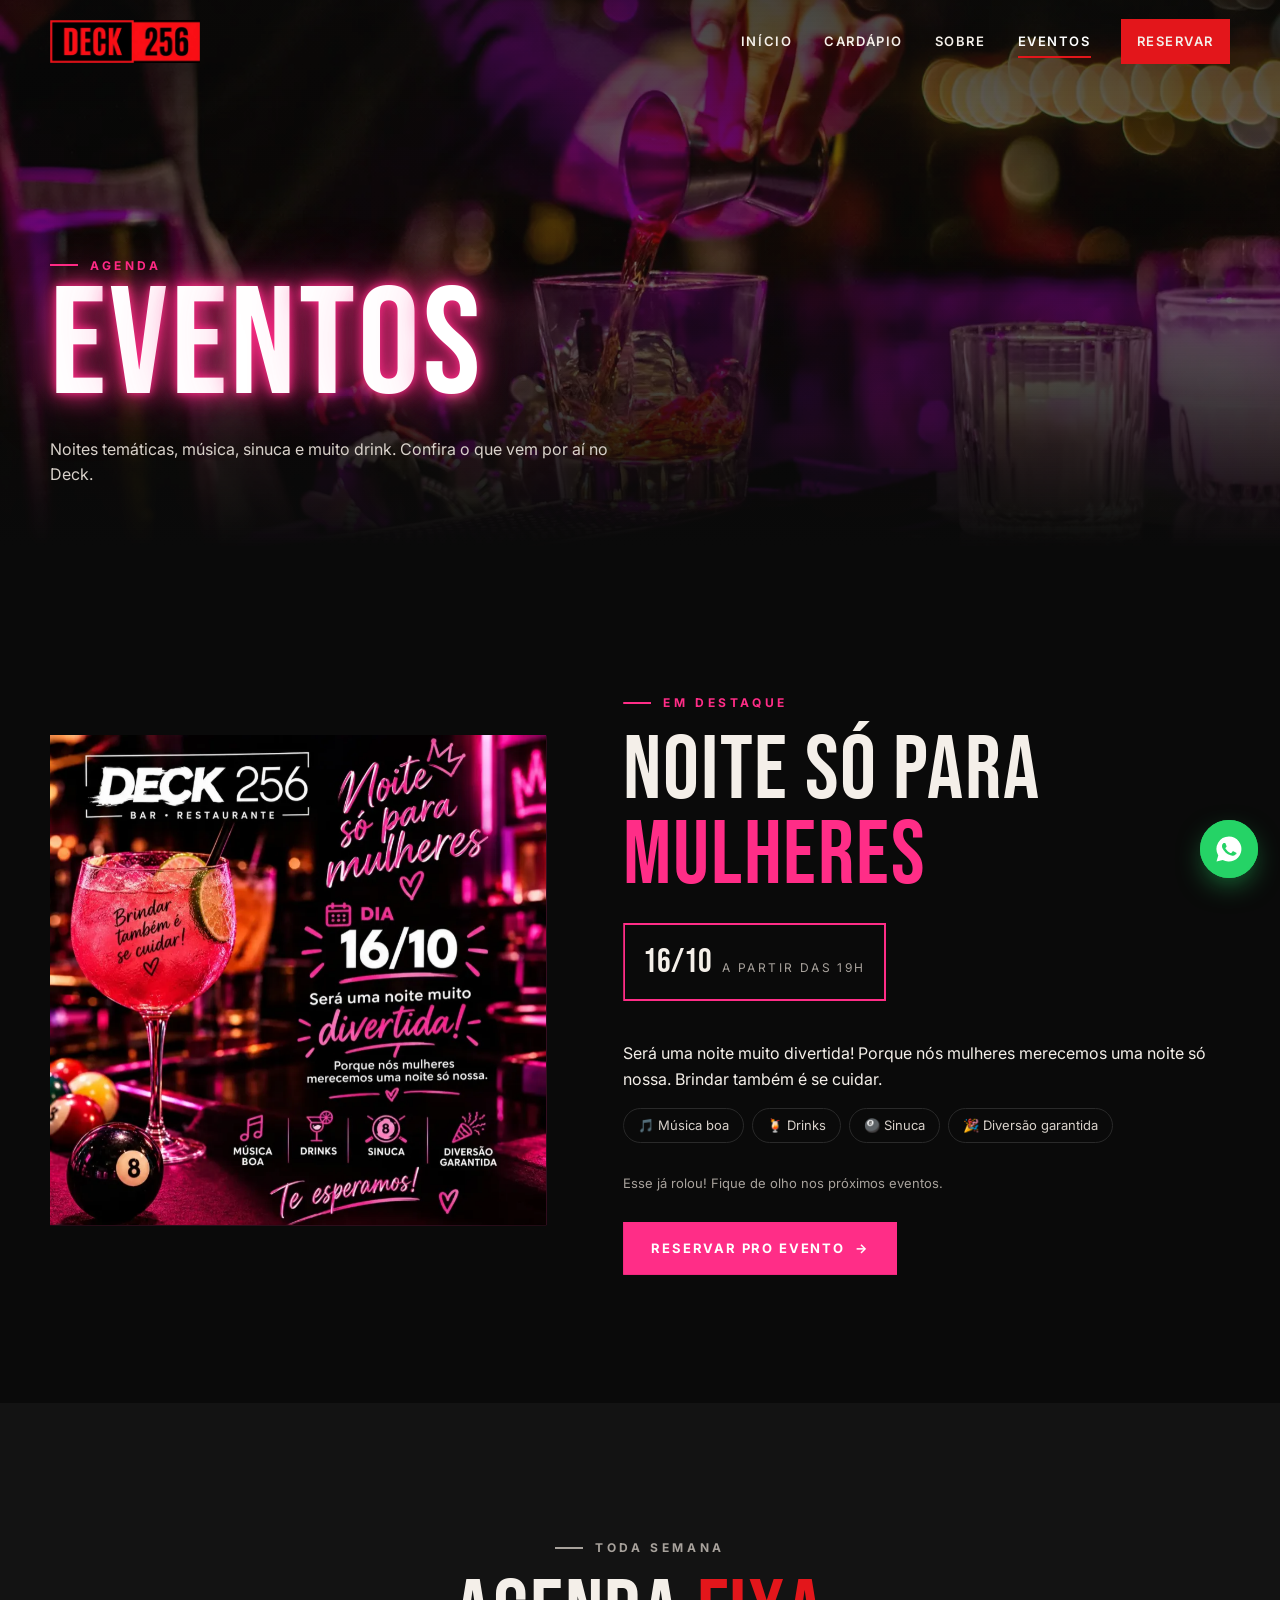
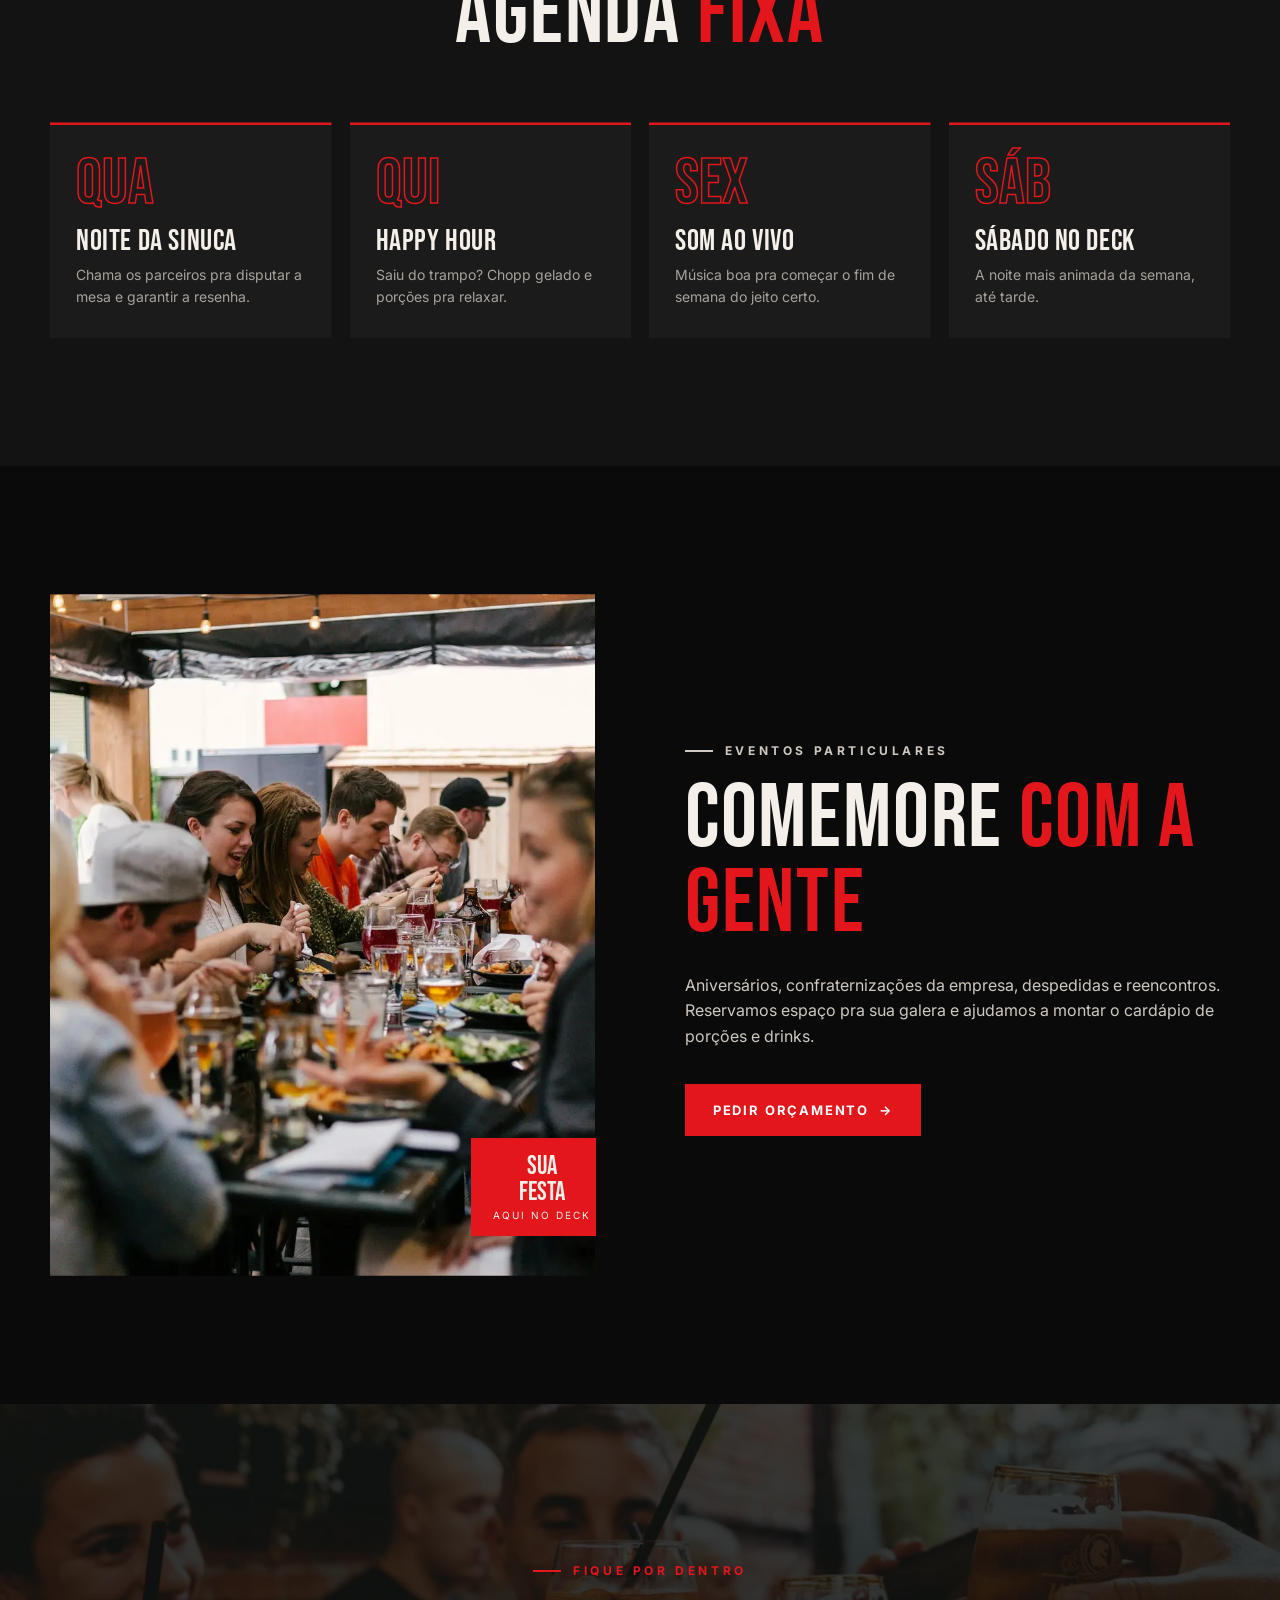
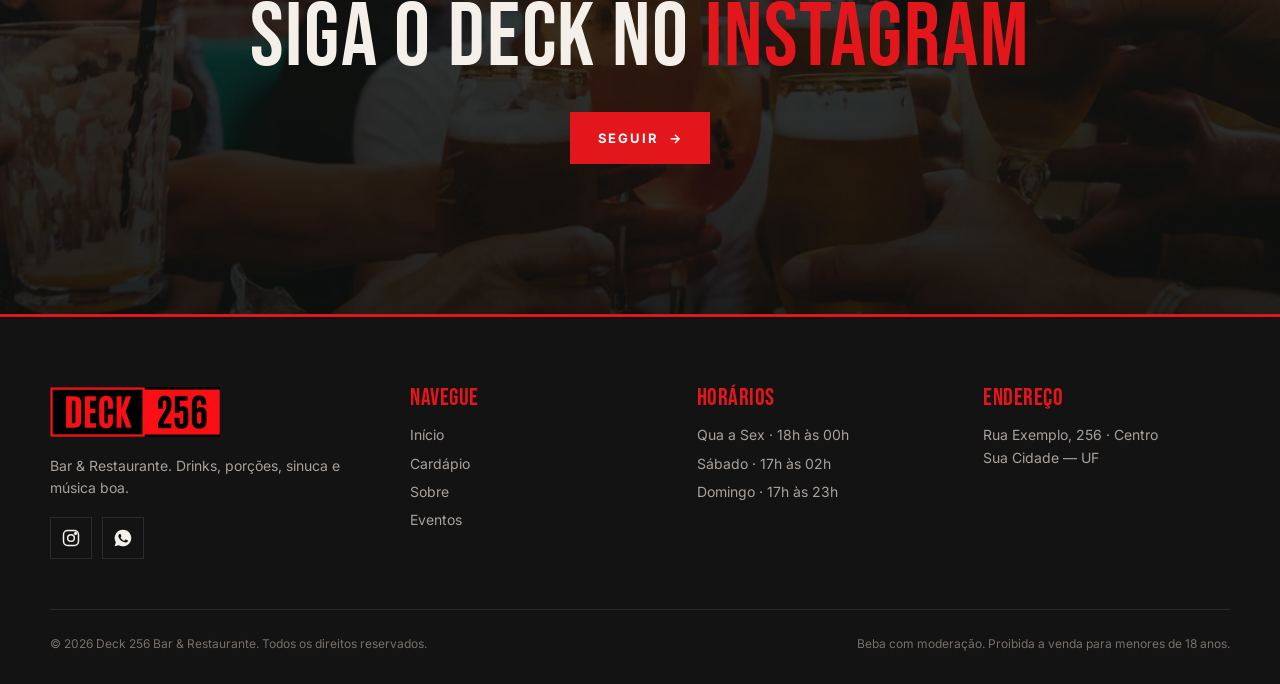
<file: eventos.html>
<!doctype html>
<html lang="pt-BR">
  <head>
    <meta charset="UTF-8" />
    <meta name="viewport" content="width=device-width, initial-scale=1" />
    <meta
      name="description"
      content="Agenda de eventos do Deck 256: noites temáticas, happy hour, som ao vivo e festas particulares."
    />
    <meta name="theme-color" content="#0a0a0a" />
    <title>Eventos · Deck 256</title>
    <link rel="icon" href="assets/favicon.svg" type="image/svg+xml" />
    <link rel="preconnect" href="https://fonts.googleapis.com" />
    <link rel="preconnect" href="https://fonts.gstatic.com" crossorigin />
    <link
      rel="stylesheet"
      href="https://fonts.googleapis.com/css2?family=Bebas+Neue&family=Inter:wght@400;600;700&display=swap"
    />
    <link rel="stylesheet" href="styles.css" />
    <script>
      document.documentElement.classList.add("js");
    </script>
    <script src="script.js" defer></script>
  </head>
  <body>
    <a class="skip" href="#main">Pular para o conteúdo</a>
    <div class="scroll-progress" aria-hidden="true"></div>

    <header class="site-header">
      <div class="wrap header-inner">
        <a class="brand" href="index.html" aria-label="Deck 256 — início"
          ><img src="assets/logo.webp" alt="Deck 256" width="651" height="189"
        /></a>
        <button
          class="nav-toggle"
          aria-label="Abrir menu"
          aria-expanded="false"
          aria-controls="navigation"
        >
          <span></span><span></span><span></span>
        </button>
        <nav id="navigation" class="site-nav" aria-label="Menu principal">
          <a href="index.html">Início</a>
          <a href="cardapio.html">Cardápio</a>
          <a href="sobre.html">Sobre</a>
          <a href="eventos.html" aria-current="page">Eventos</a>
          <a class="btn btn-sm" href="index.html#reserva">Reservar</a>
        </nav>
      </div>
    </header>

    <main id="main">
      <section class="page-hero neon">
        <div class="hero-media" data-parallax="0.2">
          <img src="assets/drink-neon.webp" alt="" fetchpriority="high" />
        </div>
        <div class="wrap">
          <p class="eyebrow intro" style="--i: -6">Agenda</p>
          <h1 data-split>Eventos</h1>
          <p class="intro" style="--i: -4">
            Noites temáticas, música, sinuca e muito drink. Confira o que vem
            por aí no Deck.
          </p>
        </div>
      </section>

      <section class="section">
        <div class="wrap event-feature">
          <div class="tilt" data-reveal="zoom">
            <div class="tilt-inner">
              <img src="assets/promocao.webp" alt="Cartaz da Noite só para mulheres, dia 16/10" loading="lazy" />
            </div>
          </div>
          <div class="event-copy" data-reveal="right">
            <p class="eyebrow">Em destaque</p>
            <h2 class="title">Noite só para <em>mulheres</em></h2>
            <div class="event-date">16/10 <small>A PARTIR DAS 19H</small></div>
            <p>
              Será uma noite muito divertida! Porque nós mulheres merecemos uma
              noite só nossa. Brindar também é se cuidar.
            </p>
            <ul class="event-perks">
              <li>🎵 Música boa</li>
              <li>🍹 Drinks</li>
              <li>🎱 Sinuca</li>
              <li>🎉 Diversão garantida</li>
            </ul>
            <div class="countdown" data-countdown="2026-10-16T19:00:00-03:00" aria-label="Contagem regressiva para o evento">
              <div><b>00</b><span>dias</span></div>
              <div><b>00</b><span>horas</span></div>
              <div><b>00</b><span>min</span></div>
              <div><b>00</b><span>seg</span></div>
            </div>
            <a class="btn btn-pink" data-whatsapp="Olá! Quero reservar uma mesa para a Noite só para mulheres (16/10)." href="https://wa.me/5500000000000">Reservar pro evento <span class="arrow">→</span></a>
          </div>
        </div>
      </section>

      <section class="section section-alt">
        <div class="wrap">
          <div class="section-head" data-reveal>
            <p class="eyebrow">Toda semana</p>
            <h2 class="title">Agenda <em>fixa</em></h2>
          </div>
          <div class="agenda" data-stagger>
            <article class="agenda-card">
              <div class="day">QUA</div>
              <h3>Noite da sinuca</h3>
              <p>Chama os parceiros pra disputar a mesa e garantir a resenha.</p>
            </article>
            <article class="agenda-card">
              <div class="day">QUI</div>
              <h3>Happy hour</h3>
              <p>Saiu do trampo? Chopp gelado e porções pra relaxar.</p>
            </article>
            <article class="agenda-card">
              <div class="day">SEX</div>
              <h3>Som ao vivo</h3>
              <p>Música boa pra começar o fim de semana do jeito certo.</p>
            </article>
            <article class="agenda-card">
              <div class="day">SÁB</div>
              <h3>Sábado no Deck</h3>
              <p>A noite mais animada da semana, até tarde.</p>
            </article>
          </div>
        </div>
      </section>

      <section class="section">
        <div class="wrap split">
          <div class="split-media" data-reveal="left">
            <img src="assets/amigos.webp" alt="Grupo de amigos reunidos em volta da mesa" loading="lazy" />
            <div class="badge">Sua<br />festa<small>AQUI NO DECK</small></div>
          </div>
          <div class="split-copy" data-reveal="right">
            <p class="eyebrow">Eventos particulares</p>
            <h2 class="title">Comemore <em>com a gente</em></h2>
            <p>
              Aniversários, confraternizações da empresa, despedidas e
              reencontros. Reservamos espaço pra sua galera e ajudamos a montar
              o cardápio de porções e drinks.
            </p>
            <a class="btn" data-whatsapp="Olá! Gostaria de fazer um orçamento para um evento no Deck 256." href="https://wa.me/5500000000000">Pedir orçamento <span class="arrow">→</span></a>
          </div>
        </div>
      </section>

      <section class="cta-band">
        <div class="hero-media" data-parallax="0.15">
          <img src="assets/brinde.webp" alt="" loading="lazy" />
        </div>
        <div class="wrap" data-reveal>
          <p class="eyebrow">Fique por dentro</p>
          <h2 class="title">Siga o Deck no <em>Instagram</em></h2>
          <a class="btn" href="https://www.instagram.com/" target="_blank" rel="noopener noreferrer">Seguir <span class="arrow">→</span></a>
        </div>
      </section>
    </main>

    <footer class="site-footer">
      <div class="wrap">
        <div class="footer-grid">
          <div>
            <img src="assets/logo.webp" alt="Deck 256" loading="lazy" />
            <p>Bar & Restaurante. Drinks, porções, sinuca e música boa.</p>
            <div class="socials">
              <a href="https://www.instagram.com/" target="_blank" rel="noopener noreferrer" aria-label="Instagram"><svg viewBox="0 0 24 24" fill="none" stroke="currentColor" stroke-width="1.8" aria-hidden="true"><rect x="3" y="3" width="18" height="18" rx="5"/><circle cx="12" cy="12" r="4"/><circle cx="17.5" cy="6.5" r="1" fill="currentColor"/></svg></a>
              <a data-whatsapp="Olá, Deck 256!" href="https://wa.me/5500000000000" aria-label="WhatsApp"><svg viewBox="0 0 24 24" fill="currentColor" aria-hidden="true"><path d="M12 2a10 10 0 0 0-8.6 15.1L2 22l5-1.3A10 10 0 1 0 12 2Zm5.3 14.1c-.2.6-1.3 1.2-1.8 1.2-.5.1-1 .2-3.3-.7-2.8-1.1-4.5-3.9-4.7-4.1-.1-.2-1.1-1.5-1.1-2.8s.7-2 1-2.3c.2-.3.5-.3.7-.3h.5c.2 0 .4 0 .6.5l.8 2c.1.2.1.4 0 .5l-.3.5-.4.4c-.1.1-.3.3-.1.6.2.3.8 1.3 1.7 2.1 1.2 1 2.1 1.4 2.4 1.5.3.1.5.1.6-.1l.9-1.1c.2-.3.4-.2.7-.1l1.9.9c.3.1.5.2.5.3.1.2.1.7-.1 1.2Z"/></svg></a>
            </div>
          </div>
          <div>
            <h3>Navegue</h3>
            <ul>
              <li><a href="index.html">Início</a></li>
              <li><a href="cardapio.html">Cardápio</a></li>
              <li><a href="sobre.html">Sobre</a></li>
              <li><a href="eventos.html">Eventos</a></li>
            </ul>
          </div>
          <div>
            <h3>Horários</h3>
            <ul>
              <li>Qua a Sex · 18h às 00h</li>
              <li>Sábado · 17h às 02h</li>
              <li>Domingo · 17h às 23h</li>
            </ul>
          </div>
          <div>
            <h3>Endereço</h3>
            <address>Rua Exemplo, 256 · Centro<br />Sua Cidade — UF</address>
          </div>
        </div>
        <div class="footer-bottom">
          <span>© <span data-year>2026</span> Deck 256 Bar & Restaurante. Todos os direitos reservados.</span>
          <span>Beba com moderação. Proibida a venda para menores de 18 anos.</span>
        </div>
      </div>
    </footer>

    <a class="whatsapp-float" data-whatsapp="Olá, Deck 256!" href="https://wa.me/5500000000000" aria-label="Fale conosco no WhatsApp"><svg viewBox="0 0 24 24" fill="currentColor" aria-hidden="true"><path d="M12 2a10 10 0 0 0-8.6 15.1L2 22l5-1.3A10 10 0 1 0 12 2Zm5.3 14.1c-.2.6-1.3 1.2-1.8 1.2-.5.1-1 .2-3.3-.7-2.8-1.1-4.5-3.9-4.7-4.1-.1-.2-1.1-1.5-1.1-2.8s.7-2 1-2.3c.2-.3.5-.3.7-.3h.5c.2 0 .4 0 .6.5l.8 2c.1.2.1.4 0 .5l-.3.5-.4.4c-.1.1-.3.3-.1.6.2.3.8 1.3 1.7 2.1 1.2 1 2.1 1.4 2.4 1.5.3.1.5.1.6-.1l.9-1.1c.2-.3.4-.2.7-.1l1.9.9c.3.1.5.2.5.3.1.2.1.7-.1 1.2Z"/></svg></a>
    <button class="back-top" aria-label="Voltar ao topo">↑</button>

    <dialog id="lightbox" aria-label="Visualizador de imagem">
      <button class="close-viewer" aria-label="Fechar imagem">×</button>
      <img alt="" />
    </dialog>
  </body>
</html>
</file>
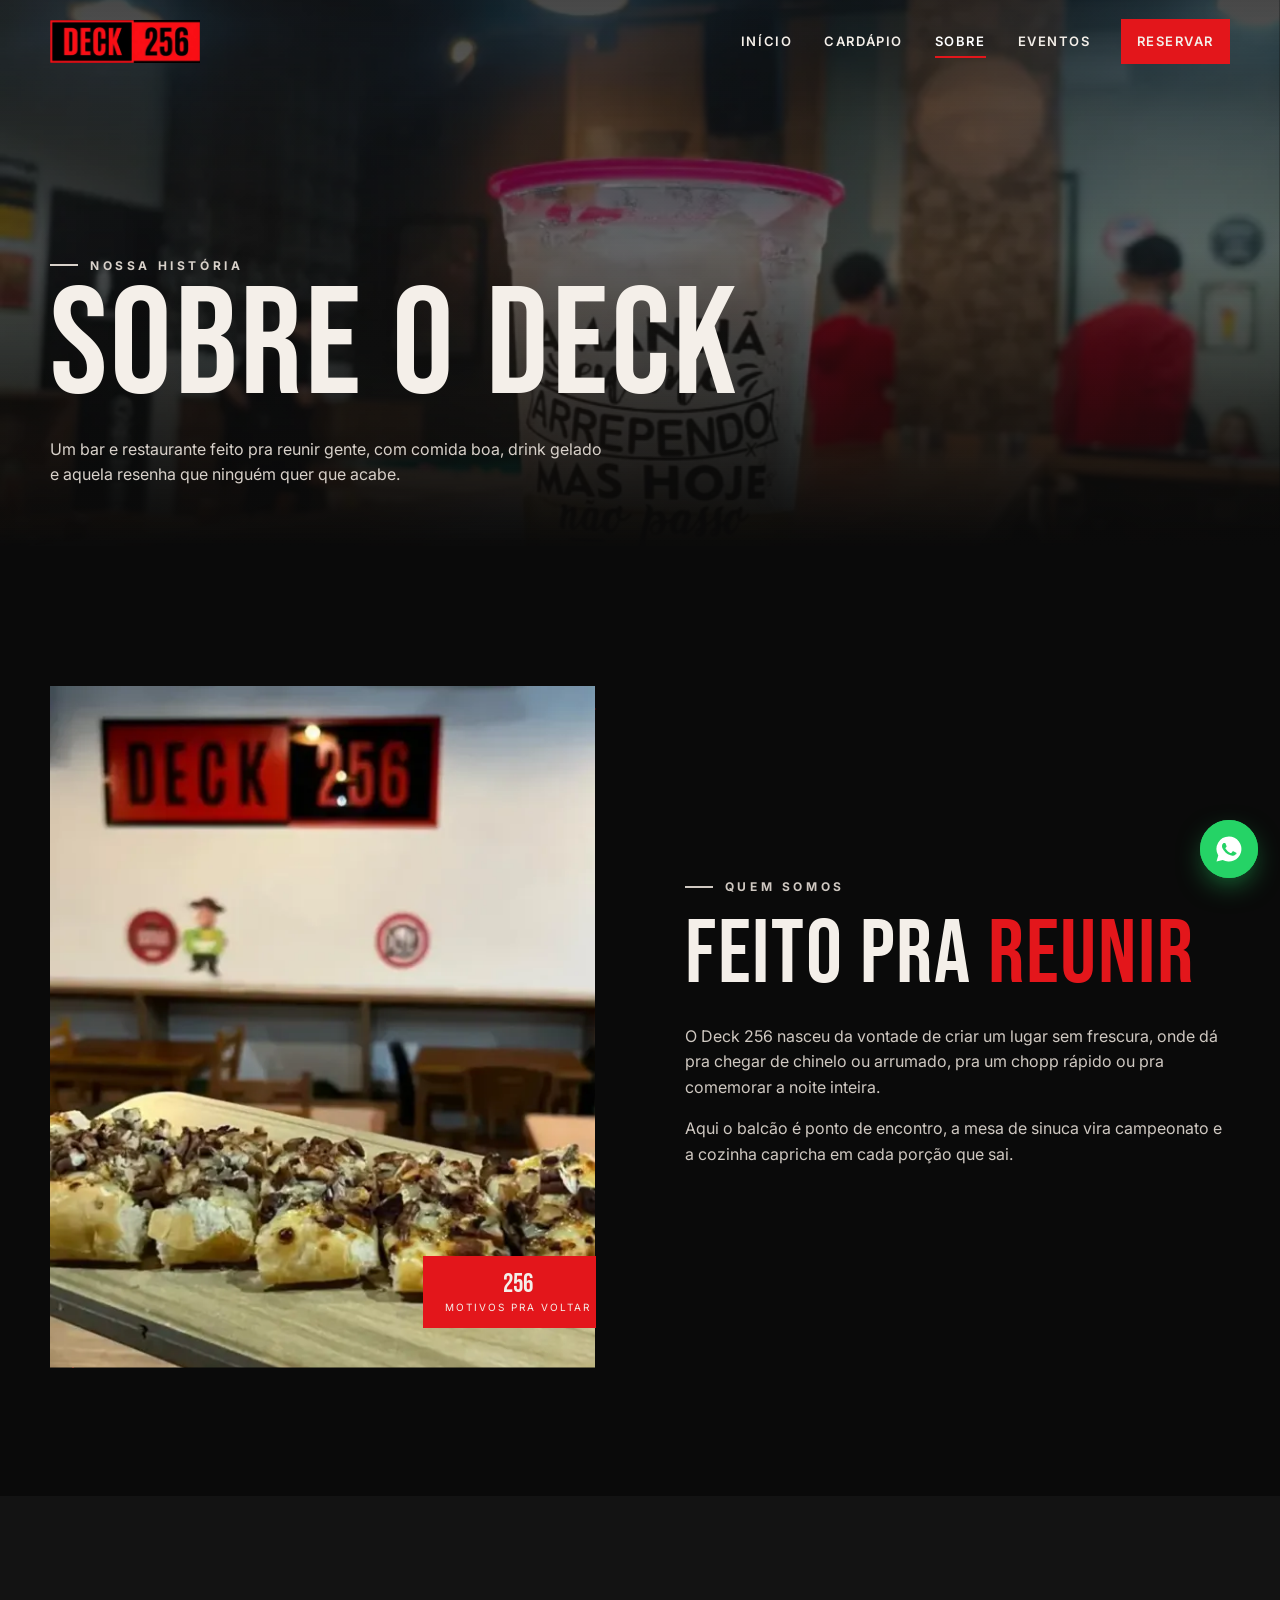
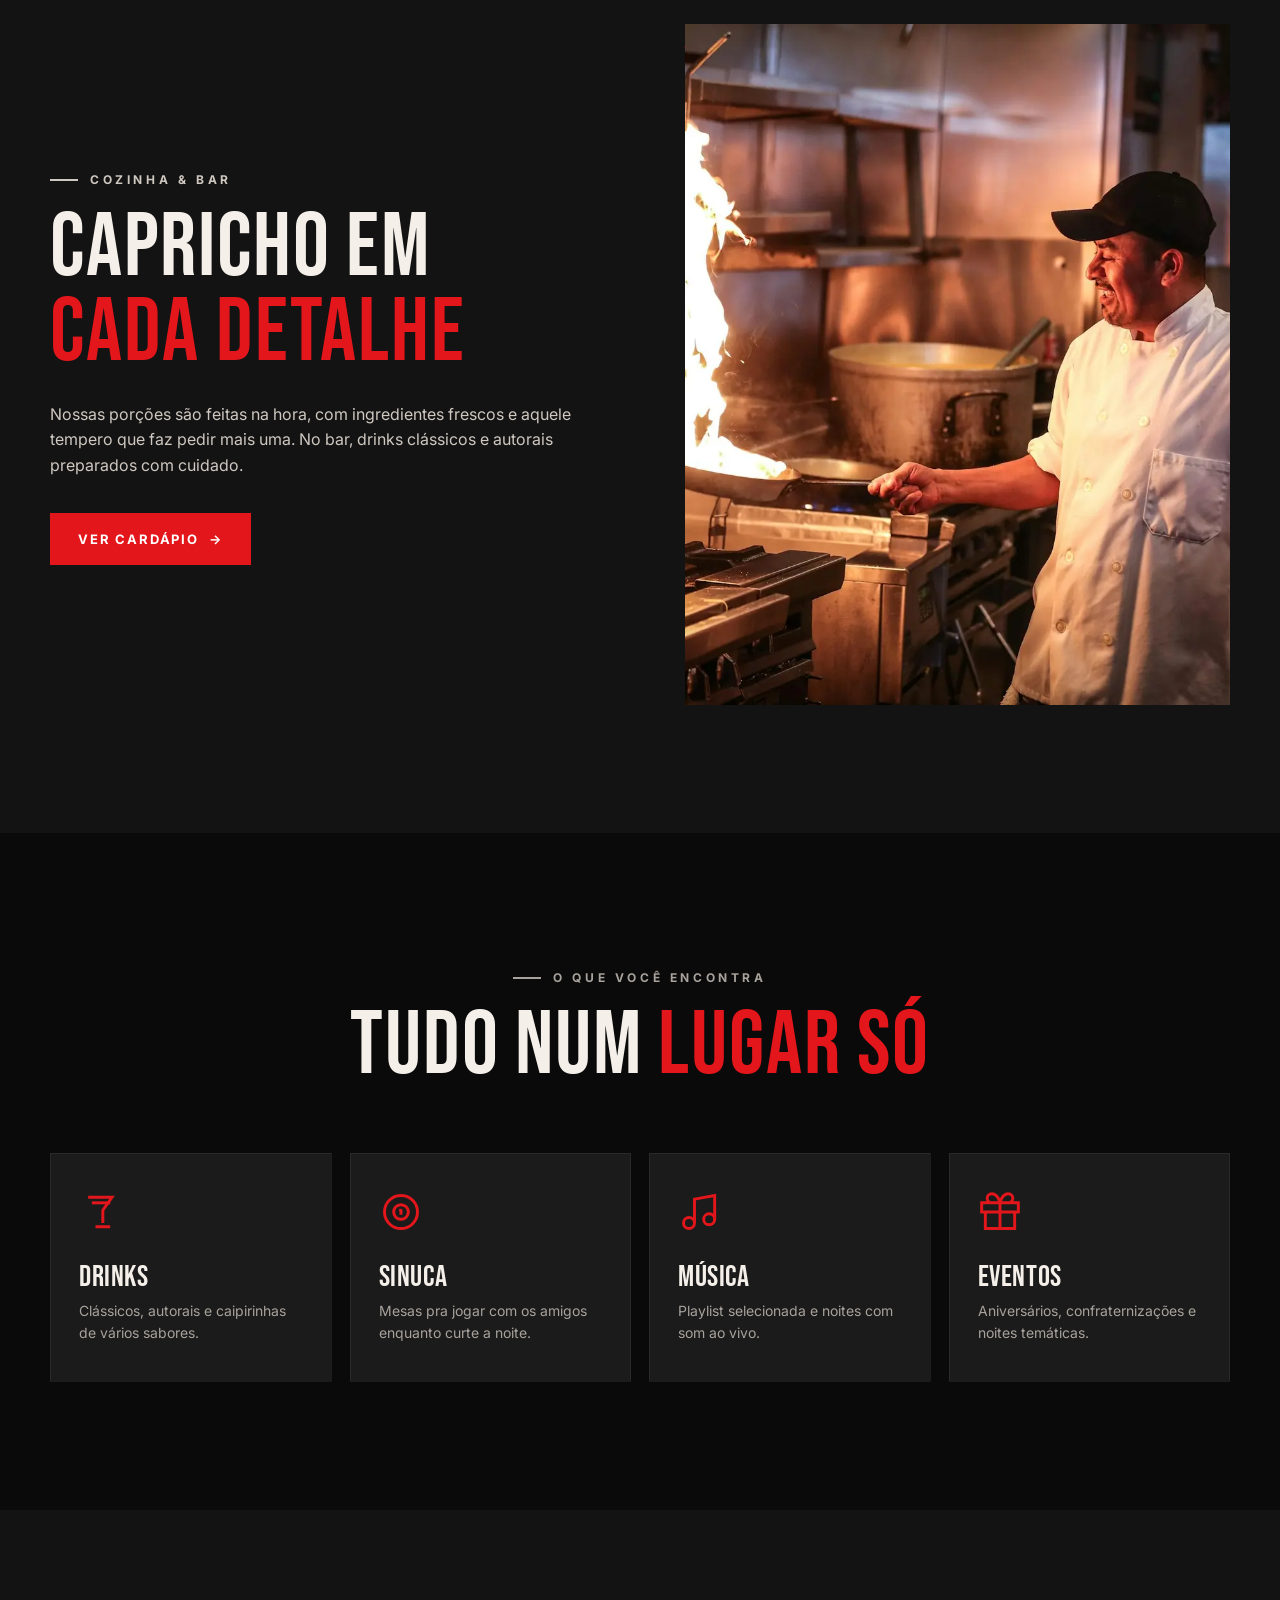
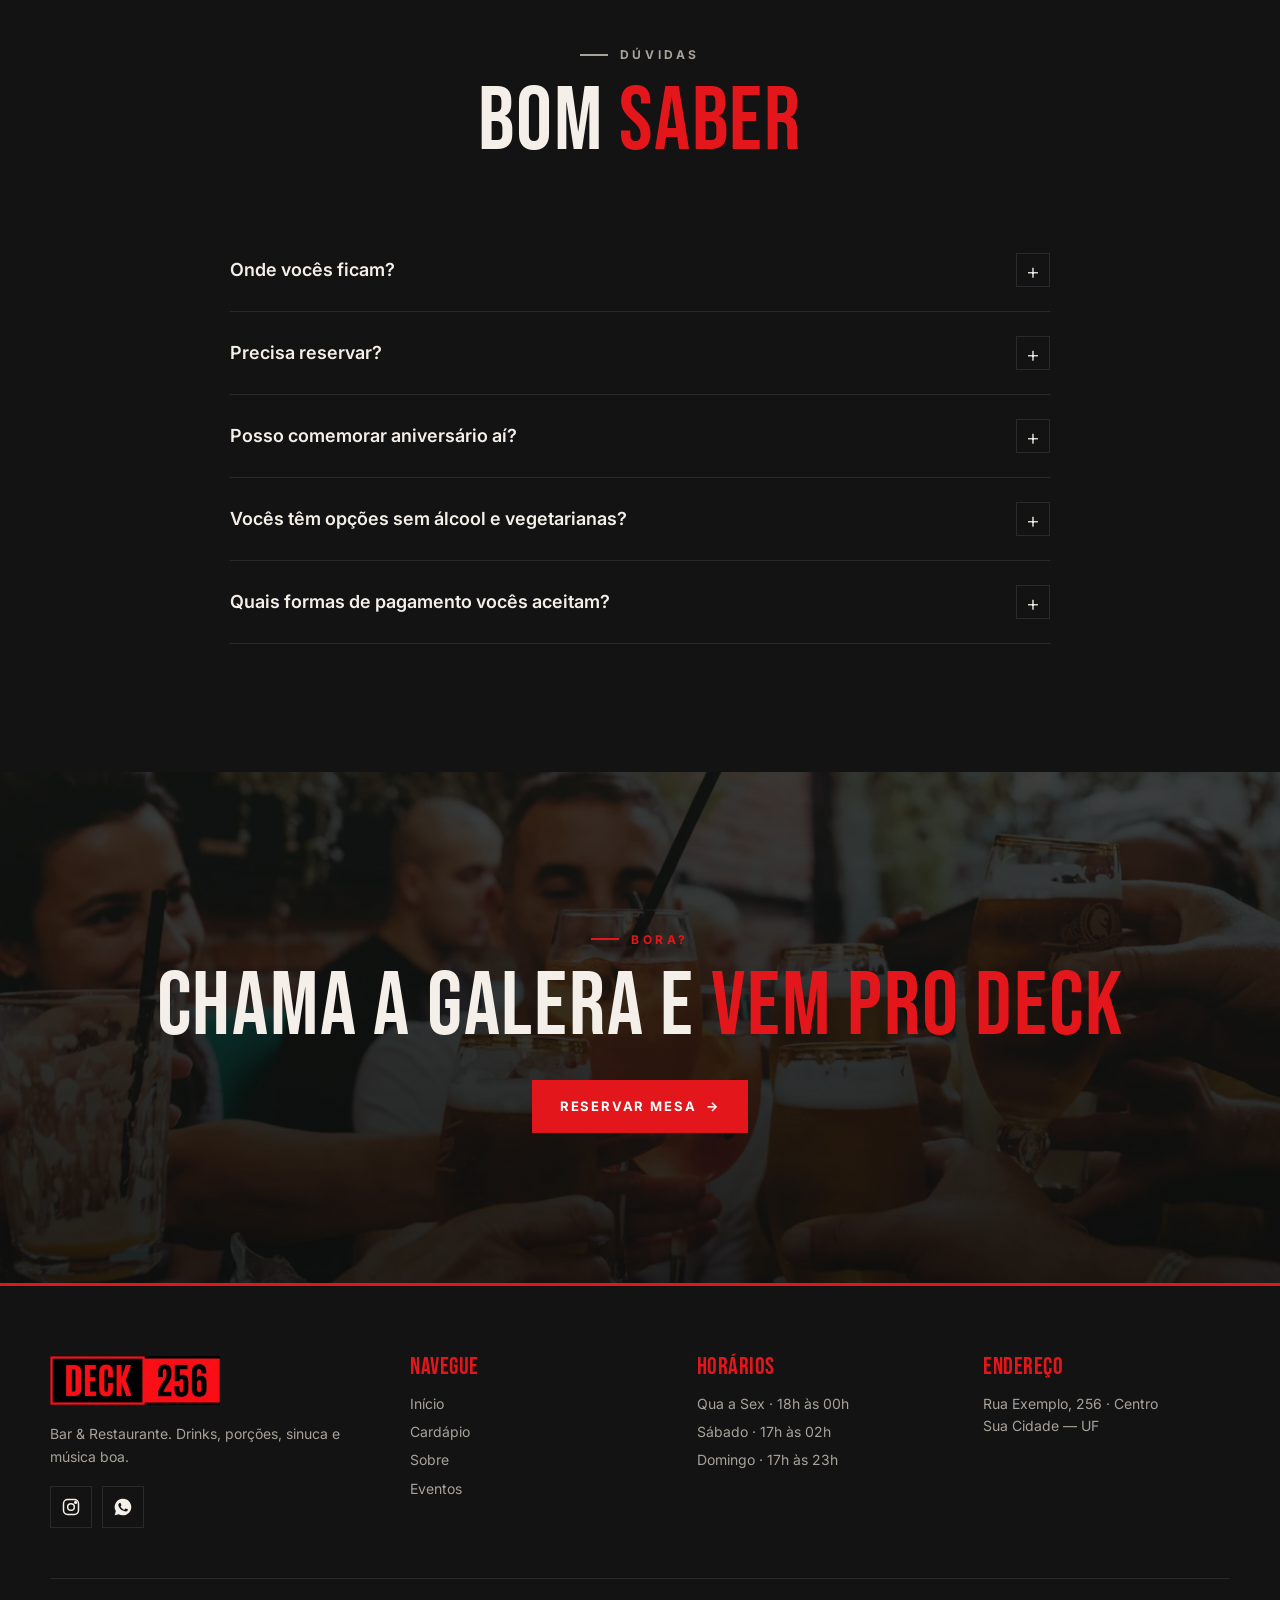
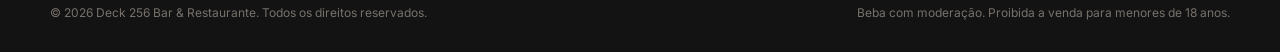
<file: sobre.html>
<!doctype html>
<html lang="pt-BR">
  <head>
    <meta charset="UTF-8" />
    <meta name="viewport" content="width=device-width, initial-scale=1" />
    <meta
      name="description"
      content="Conheça o Deck 256 Bar & Restaurante: comida boa, drinks, sinuca e música."
    />
    <meta name="theme-color" content="#0a0a0a" />
    <title>Sobre · Deck 256</title>
    <link rel="icon" href="assets/favicon.svg" type="image/svg+xml" />
    <link rel="preconnect" href="https://fonts.googleapis.com" />
    <link rel="preconnect" href="https://fonts.gstatic.com" crossorigin />
    <link
      rel="stylesheet"
      href="https://fonts.googleapis.com/css2?family=Bebas+Neue&family=Inter:wght@400;600;700&display=swap"
    />
    <link rel="stylesheet" href="styles.css" />
    <script>
      document.documentElement.classList.add("js");
    </script>
    <script src="script.js" defer></script>
  </head>
  <body>
    <a class="skip" href="#main">Pular para o conteúdo</a>
    <div class="scroll-progress" aria-hidden="true"></div>

    <header class="site-header">
      <div class="wrap header-inner">
        <a class="brand" href="index.html" aria-label="Deck 256 — início"
          ><img src="assets/logo.webp" alt="Deck 256" width="651" height="189"
        /></a>
        <button
          class="nav-toggle"
          aria-label="Abrir menu"
          aria-expanded="false"
          aria-controls="navigation"
        >
          <span></span><span></span><span></span>
        </button>
        <nav id="navigation" class="site-nav" aria-label="Menu principal">
          <a href="index.html">Início</a>
          <a href="cardapio.html">Cardápio</a>
          <a href="sobre.html" aria-current="page">Sobre</a>
          <a href="eventos.html">Eventos</a>
          <a class="btn btn-sm" href="index.html#reserva">Reservar</a>
        </nav>
      </div>
    </header>

    <main id="main">
      <section class="page-hero">
        <div class="hero-media" data-parallax="0.2">
          <img src="assets/sobre.webp" alt="" fetchpriority="high" />
        </div>
        <div class="wrap">
          <p class="eyebrow intro" style="--i: -6">Nossa história</p>
          <h1 data-split>Sobre o Deck</h1>
          <p class="intro" style="--i: -4">
            Um bar e restaurante feito pra reunir gente, com comida boa, drink
            gelado e aquela resenha que ninguém quer que acabe.
          </p>
        </div>
      </section>

      <section class="section">
        <div class="wrap split">
          <div class="split-media" data-reveal="left">
            <img src="assets/comida-2.webp" alt="Salão do Deck 256 com porção servida" loading="lazy" />
            <div class="badge">256<small>MOTIVOS PRA VOLTAR</small></div>
          </div>
          <div class="split-copy" data-reveal="right">
            <p class="eyebrow">Quem somos</p>
            <h2 class="title">Feito pra <em>reunir</em></h2>
            <p>
              O Deck 256 nasceu da vontade de criar um lugar sem frescura, onde
              dá pra chegar de chinelo ou arrumado, pra um chopp rápido ou pra
              comemorar a noite inteira.
            </p>
            <p>
              Aqui o balcão é ponto de encontro, a mesa de sinuca vira
              campeonato e a cozinha capricha em cada porção que sai.
            </p>
          </div>
        </div>
      </section>

      <section class="section section-alt">
        <div class="wrap split reverse">
          <div class="split-media" data-reveal="right">
            <img src="assets/cozinha.webp" alt="Cozinheiro preparando prato na chapa" loading="lazy" />
          </div>
          <div class="split-copy" data-reveal="left">
            <p class="eyebrow">Cozinha & Bar</p>
            <h2 class="title">Capricho em <em>cada detalhe</em></h2>
            <p>
              Nossas porções são feitas na hora, com ingredientes frescos e
              aquele tempero que faz pedir mais uma. No bar, drinks clássicos e
              autorais preparados com cuidado.
            </p>
            <a class="btn" href="cardapio.html">Ver cardápio <span class="arrow">→</span></a>
          </div>
        </div>
      </section>

      <section class="section">
        <div class="wrap">
          <div class="section-head" data-reveal>
            <p class="eyebrow">O que você encontra</p>
            <h2 class="title">Tudo num <em>lugar só</em></h2>
          </div>
          <div class="features" data-stagger>
            <article class="feature">
              <svg viewBox="0 0 24 24" fill="none" stroke="currentColor" stroke-width="1.6" aria-hidden="true"><path d="M8 4h10l-5 7v7m-4 2h8M5 4h3"/><path d="M7 7h10"/></svg>
              <h3>Drinks</h3>
              <p>Clássicos, autorais e caipirinhas de vários sabores.</p>
            </article>
            <article class="feature">
              <svg viewBox="0 0 24 24" fill="none" stroke="currentColor" stroke-width="1.6" aria-hidden="true"><circle cx="12" cy="12" r="9"/><circle cx="12" cy="12" r="4"/><path d="M12 10.5v3M11 11h1"/></svg>
              <h3>Sinuca</h3>
              <p>Mesas pra jogar com os amigos enquanto curte a noite.</p>
            </article>
            <article class="feature">
              <svg viewBox="0 0 24 24" fill="none" stroke="currentColor" stroke-width="1.6" aria-hidden="true"><path d="M9 18V5l11-2v13"/><circle cx="6" cy="18" r="3"/><circle cx="17" cy="16" r="3"/></svg>
              <h3>Música</h3>
              <p>Playlist selecionada e noites com som ao vivo.</p>
            </article>
            <article class="feature">
              <svg viewBox="0 0 24 24" fill="none" stroke="currentColor" stroke-width="1.6" aria-hidden="true"><path d="M20 12v9H4v-9M2 7h20v5H2zM12 21V7m0 0H7.5a2.5 2.5 0 1 1 0-5C11 2 12 7 12 7Zm0 0h4.5a2.5 2.5 0 1 0 0-5C13 2 12 7 12 7Z"/></svg>
              <h3>Eventos</h3>
              <p>Aniversários, confraternizações e noites temáticas.</p>
            </article>
          </div>
        </div>
      </section>

      <section class="section section-alt">
        <div class="wrap">
          <div class="section-head" data-reveal>
            <p class="eyebrow">Dúvidas</p>
            <h2 class="title">Bom <em>saber</em></h2>
          </div>
          <div class="faq" data-stagger>
            <details>
              <summary>Onde vocês ficam?</summary>
              <p>Rua Exemplo, 256 · Centro — Sua Cidade/UF.</p>
            </details>
            <details>
              <summary>Precisa reservar?</summary>
              <p>Não é obrigatório, mas nos fins de semana recomendamos. É só reservar pelo formulário do site ou pelo nosso WhatsApp.</p>
            </details>
            <details>
              <summary>Posso comemorar aniversário aí?</summary>
              <p>Claro! Fale com a gente pelo WhatsApp que montamos a mesa pra sua galera.</p>
            </details>
            <details>
              <summary>Vocês têm opções sem álcool e vegetarianas?</summary>
              <p>Sim. Temos sucos, refrigerantes, drinks sem álcool e opções veggie no cardápio.</p>
            </details>
            <details>
              <summary>Quais formas de pagamento vocês aceitam?</summary>
              <p>Pix, cartões de débito e crédito e dinheiro.</p>
            </details>
          </div>
        </div>
      </section>

      <section class="cta-band">
        <div class="hero-media" data-parallax="0.15">
          <img src="assets/brinde.webp" alt="" loading="lazy" />
        </div>
        <div class="wrap" data-reveal>
          <p class="eyebrow">Bora?</p>
          <h2 class="title">Chama a galera e <em>vem pro Deck</em></h2>
          <a class="btn" href="index.html#reserva">Reservar mesa <span class="arrow">→</span></a>
        </div>
      </section>
    </main>

    <footer class="site-footer">
      <div class="wrap">
        <div class="footer-grid">
          <div>
            <img src="assets/logo.webp" alt="Deck 256" loading="lazy" />
            <p>Bar & Restaurante. Drinks, porções, sinuca e música boa.</p>
            <div class="socials">
              <a href="https://www.instagram.com/" target="_blank" rel="noopener noreferrer" aria-label="Instagram"><svg viewBox="0 0 24 24" fill="none" stroke="currentColor" stroke-width="1.8" aria-hidden="true"><rect x="3" y="3" width="18" height="18" rx="5"/><circle cx="12" cy="12" r="4"/><circle cx="17.5" cy="6.5" r="1" fill="currentColor"/></svg></a>
              <a data-whatsapp="Olá, Deck 256!" href="https://wa.me/5500000000000" aria-label="WhatsApp"><svg viewBox="0 0 24 24" fill="currentColor" aria-hidden="true"><path d="M12 2a10 10 0 0 0-8.6 15.1L2 22l5-1.3A10 10 0 1 0 12 2Zm5.3 14.1c-.2.6-1.3 1.2-1.8 1.2-.5.1-1 .2-3.3-.7-2.8-1.1-4.5-3.9-4.7-4.1-.1-.2-1.1-1.5-1.1-2.8s.7-2 1-2.3c.2-.3.5-.3.7-.3h.5c.2 0 .4 0 .6.5l.8 2c.1.2.1.4 0 .5l-.3.5-.4.4c-.1.1-.3.3-.1.6.2.3.8 1.3 1.7 2.1 1.2 1 2.1 1.4 2.4 1.5.3.1.5.1.6-.1l.9-1.1c.2-.3.4-.2.7-.1l1.9.9c.3.1.5.2.5.3.1.2.1.7-.1 1.2Z"/></svg></a>
            </div>
          </div>
          <div>
            <h3>Navegue</h3>
            <ul>
              <li><a href="index.html">Início</a></li>
              <li><a href="cardapio.html">Cardápio</a></li>
              <li><a href="sobre.html">Sobre</a></li>
              <li><a href="eventos.html">Eventos</a></li>
            </ul>
          </div>
          <div>
            <h3>Horários</h3>
            <ul>
              <li>Qua a Sex · 18h às 00h</li>
              <li>Sábado · 17h às 02h</li>
              <li>Domingo · 17h às 23h</li>
            </ul>
          </div>
          <div>
            <h3>Endereço</h3>
            <address>Rua Exemplo, 256 · Centro<br />Sua Cidade — UF</address>
          </div>
        </div>
        <div class="footer-bottom">
          <span>© <span data-year>2026</span> Deck 256 Bar & Restaurante. Todos os direitos reservados.</span>
          <span>Beba com moderação. Proibida a venda para menores de 18 anos.</span>
        </div>
      </div>
    </footer>

    <a class="whatsapp-float" data-whatsapp="Olá, Deck 256!" href="https://wa.me/5500000000000" aria-label="Fale conosco no WhatsApp"><svg viewBox="0 0 24 24" fill="currentColor" aria-hidden="true"><path d="M12 2a10 10 0 0 0-8.6 15.1L2 22l5-1.3A10 10 0 1 0 12 2Zm5.3 14.1c-.2.6-1.3 1.2-1.8 1.2-.5.1-1 .2-3.3-.7-2.8-1.1-4.5-3.9-4.7-4.1-.1-.2-1.1-1.5-1.1-2.8s.7-2 1-2.3c.2-.3.5-.3.7-.3h.5c.2 0 .4 0 .6.5l.8 2c.1.2.1.4 0 .5l-.3.5-.4.4c-.1.1-.3.3-.1.6.2.3.8 1.3 1.7 2.1 1.2 1 2.1 1.4 2.4 1.5.3.1.5.1.6-.1l.9-1.1c.2-.3.4-.2.7-.1l1.9.9c.3.1.5.2.5.3.1.2.1.7-.1 1.2Z"/></svg></a>
    <button class="back-top" aria-label="Voltar ao topo">↑</button>

    <dialog id="lightbox" aria-label="Visualizador de imagem">
      <button class="close-viewer" aria-label="Fechar imagem">×</button>
      <img alt="" />
    </dialog>
  </body>
</html>
</file>
<file: styles.css>
/* ==========================================================
   DECK 256 · Bar & Restaurante
   Paleta, fontes e medidas principais ficam aqui no :root
   ========================================================== */
:root {
  --bg: #0a0a0a;
  --bg-2: #131313;
  --bg-3: #1b1b1b;
  --red: #e3161b;
  --red-dark: #a50f12;
  --pink: #ff2d87;
  --text: #f4efe9;
  --muted: #a8a29c;
  --line: #2a2a2a;
  --display: "Bebas Neue", Impact, "Arial Narrow", sans-serif;
  --body: "Inter", system-ui, -apple-system, "Segoe UI", Arial, sans-serif;
  --header-h: 84px;
  --ease: cubic-bezier(0.22, 1, 0.36, 1);
  --wrap: 1180px;
}
*,
*::before,
*::after {
  box-sizing: border-box;
}
html {
  scroll-behavior: smooth;
  scroll-padding-top: calc(var(--header-h) + 10px);
  interpolate-size: allow-keywords;
}
body {
  margin: 0;
  background: var(--bg);
  color: var(--text);
  font: 16px/1.6 var(--body);
  -webkit-font-smoothing: antialiased;
  overflow-x: hidden;
}
html,
main,
footer {
  overflow-x: clip;
}
body.nav-open {
  overflow: hidden;
}
img {
  display: block;
  max-width: 100%;
}
a {
  color: inherit;
}
button,
input,
select,
textarea {
  font: inherit;
  color: inherit;
}
button {
  cursor: pointer;
}
:focus-visible {
  outline: 2px solid var(--red);
  outline-offset: 4px;
}
::selection {
  background: var(--red);
  color: #fff;
}
h1,
h2,
h3 {
  font-family: var(--display);
  font-weight: 400;
  letter-spacing: 0.02em;
  line-height: 0.95;
  margin: 0;
}
.wrap {
  width: min(100% - 40px, var(--wrap));
  margin-inline: auto;
}
.skip {
  position: fixed;
  left: 10px;
  top: -60px;
  z-index: 100;
  background: #fff;
  color: #000;
  padding: 12px;
}
.skip:focus {
  top: 10px;
}
[hidden] {
  display: none !important;
}

/* ---------- Barra de progresso de rolagem ---------- */
.scroll-progress {
  position: fixed;
  inset: 0 0 auto;
  height: 3px;
  z-index: 60;
  background: var(--red);
  transform-origin: left;
  transform: scaleX(var(--progress, 0));
  box-shadow: 0 0 12px var(--red);
}

/* ---------- Header ---------- */
.site-header {
  position: fixed;
  inset: 0 0 auto;
  z-index: 50;
  height: var(--header-h);
  transition:
    height 0.4s var(--ease),
    background 0.4s,
    border-color 0.4s;
  border-bottom: 1px solid transparent;
}
:root.is-scrolled {
  --header-h: 66px;
}
.site-header::before {
  content: "";
  position: absolute;
  inset: 0;
  z-index: -1;
  background: rgb(10 10 10 / 0.86);
  backdrop-filter: blur(12px);
  -webkit-backdrop-filter: blur(12px);
  opacity: 0;
  transition: opacity 0.4s;
}
.site-header.scrolled {
  border-color: var(--line);
}
.site-header.scrolled::before {
  opacity: 1;
}
.header-inner {
  height: 100%;
  display: flex;
  align-items: center;
  gap: 28px;
}
.brand {
  flex-shrink: 0;
  display: block;
  width: 150px;
  transition:
    width 0.4s var(--ease),
    transform 0.3s;
}
.scrolled .brand {
  width: 124px;
}
.brand:hover {
  transform: scale(1.04);
}
.brand img {
  width: 100%;
  height: auto;
}
.site-nav {
  margin-left: auto;
  display: flex;
  align-items: center;
  gap: 4px;
}
.site-nav a {
  position: relative;
  padding: 10px 14px;
  font-size: 13px;
  font-weight: 600;
  letter-spacing: 0.12em;
  text-transform: uppercase;
  text-decoration: none;
  color: var(--text);
  transition: color 0.25s;
}
.site-nav a::after {
  content: "";
  position: absolute;
  left: 14px;
  right: 14px;
  bottom: 4px;
  height: 2px;
  background: var(--red);
  transform: scaleX(0);
  transform-origin: right;
  transition: transform 0.4s var(--ease);
}
.site-nav a:hover::after,
.site-nav a[aria-current="page"]::after {
  transform: scaleX(1);
  transform-origin: left;
}
.site-nav a[aria-current="page"] {
  color: #fff;
}
.site-nav .btn {
  margin-left: 12px;
}
.site-nav .btn::after {
  display: none;
}
.nav-toggle {
  display: none;
  margin-left: auto;
  width: 46px;
  height: 46px;
  border: 0;
  background: transparent;
  position: relative;
  z-index: 2;
}
.nav-toggle span {
  position: absolute;
  left: 11px;
  right: 11px;
  height: 2px;
  background: var(--text);
  transition:
    transform 0.4s var(--ease),
    opacity 0.2s,
    top 0.4s var(--ease);
}
.nav-toggle span:nth-child(1) {
  top: 16px;
}
.nav-toggle span:nth-child(2) {
  top: 22px;
}
.nav-toggle span:nth-child(3) {
  top: 28px;
}
.nav-toggle[aria-expanded="true"] span:nth-child(1) {
  top: 22px;
  transform: rotate(45deg);
}
.nav-toggle[aria-expanded="true"] span:nth-child(2) {
  opacity: 0;
  transform: scaleX(0);
}
.nav-toggle[aria-expanded="true"] span:nth-child(3) {
  top: 22px;
  transform: rotate(-45deg);
}

/* ---------- Botões ---------- */
.btn {
  --btn-bg: var(--red);
  position: relative;
  display: inline-flex;
  align-items: center;
  gap: 10px;
  padding: 14px 26px;
  border: 2px solid var(--btn-bg);
  background: var(--btn-bg);
  color: #fff;
  font-size: 13px;
  font-weight: 700;
  letter-spacing: 0.14em;
  text-transform: uppercase;
  text-decoration: none;
  overflow: hidden;
  isolation: isolate;
  transition:
    transform 0.3s var(--ease),
    box-shadow 0.3s;
}
.btn::before {
  /* brilho que atravessa o botão no hover */
  content: "";
  position: absolute;
  inset: 0;
  z-index: -1;
  background: linear-gradient(
    110deg,
    transparent 30%,
    rgb(255 255 255 / 0.35) 50%,
    transparent 70%
  );
  transform: translateX(-120%);
  transition: transform 0.7s var(--ease);
}
.btn:hover {
  transform: translateY(-3px);
  box-shadow: 0 12px 28px -10px var(--btn-bg);
}
.btn:hover::before {
  transform: translateX(120%);
}
.btn .arrow {
  transition: transform 0.3s var(--ease);
}
.btn:hover .arrow {
  transform: translateX(4px);
}
.btn-ghost {
  background: transparent;
  border-color: rgb(255 255 255 / 0.5);
}
.btn-ghost:hover {
  border-color: #fff;
  background: rgb(255 255 255 / 0.08);
  box-shadow: none;
}
.btn-sm {
  padding: 10px 18px;
  font-size: 12px;
}
.btn-pink {
  --btn-bg: var(--pink);
}
.text-link {
  display: inline-flex;
  gap: 8px;
  color: var(--red);
  font-weight: 700;
  font-size: 13px;
  letter-spacing: 0.12em;
  text-transform: uppercase;
  text-decoration: none;
  background: linear-gradient(currentColor, currentColor) left bottom / 0 2px
    no-repeat;
  padding-bottom: 4px;
  transition: background-size 0.4s var(--ease);
}
.text-link:hover {
  background-size: 100% 2px;
}

/* ---------- Hero (home) ---------- */
.hero,
.page-hero,
.cta-band {
  isolation: isolate;
}
.hero {
  position: relative;
  min-height: max(100svh, 620px);
  display: grid;
  place-items: center;
  text-align: center;
  overflow: hidden;
  padding: calc(var(--header-h) + 30px) 20px 110px;
}
.hero-media {
  position: absolute;
  inset: -8% 0;
  z-index: -2;
  will-change: transform;
}
.hero-media img {
  width: 100%;
  height: 100%;
  object-fit: cover;
  animation: ken-burns 22s ease-in-out infinite alternate;
}
.hero::before {
  content: "";
  position: absolute;
  inset: 0;
  z-index: -1;
  background:
    radial-gradient(
      ellipse at center,
      rgb(10 10 10 / 0.35) 0%,
      rgb(10 10 10 / 0.85) 75%
    ),
    linear-gradient(to bottom, rgb(10 10 10 / 0.6), transparent 30%, var(--bg));
}
@keyframes ken-burns {
  from {
    transform: scale(1.02) translate(0, 0);
  }
  to {
    transform: scale(1.16) translate(-2%, -2%);
  }
}

/* Logo construída em CSS para poder animar */
.logo-mark {
  display: inline-flex;
  align-items: stretch;
  font-family: var(--display);
  font-size: clamp(64px, 14vw, 190px);
  line-height: 1;
  filter: drop-shadow(0 0 30px rgb(227 22 27 / 0.35));
  animation: glow 4s ease-in-out 2.2s infinite;
}
.logo-mark span {
  display: block;
  padding: 0.1em 0.22em 0.02em;
}
.lm-deck {
  color: var(--red);
  background: rgb(10 10 10 / 0.6);
  border: 0.045em solid var(--red);
  clip-path: inset(0 100% 0 0);
  animation: draw-in 0.9s var(--ease) 0.2s forwards;
}
.lm-num {
  background: var(--red);
  color: var(--bg);
  margin-block: 0.04em;
  transform: translateX(60%);
  opacity: 0;
  animation: slide-num 0.8s var(--ease) 0.85s forwards;
}
@keyframes draw-in {
  to {
    clip-path: inset(0 0 0 0);
  }
}
@keyframes slide-num {
  to {
    transform: none;
    opacity: 1;
  }
}
@keyframes glow {
  0%,
  100% {
    filter: drop-shadow(0 0 22px rgb(227 22 27 / 0.3));
  }
  50% {
    filter: drop-shadow(0 0 48px rgb(227 22 27 / 0.65));
  }
}
.hero-sub {
  margin: 22px 0 0;
  font-size: clamp(13px, 1.6vw, 18px);
  font-weight: 600;
  letter-spacing: 0.55em;
  text-transform: uppercase;
  padding-left: 0.55em;
}
.hero-tagline {
  max-width: 560px;
  margin: 18px auto 34px;
  color: #d8d1ca;
  font-size: clamp(15px, 1.4vw, 18px);
}
.hero-actions {
  display: flex;
  gap: 14px;
  justify-content: center;
  flex-wrap: wrap;
}
.intro {
  opacity: 0;
  transform: translateY(24px);
  animation: intro-up 0.9s var(--ease) forwards;
  animation-delay: calc(1.3s + var(--i, 0) * 0.15s);
}
@keyframes intro-up {
  to {
    opacity: 1;
    transform: none;
  }
}
.scroll-cue {
  position: absolute;
  bottom: 28px;
  left: 50%;
  translate: -50% 0;
  display: grid;
  justify-items: center;
  gap: 8px;
  font-size: 10px;
  letter-spacing: 0.3em;
  text-transform: uppercase;
  text-decoration: none;
  color: var(--muted);
}
.scroll-cue .mouse {
  width: 24px;
  height: 38px;
  border: 2px solid var(--muted);
  border-radius: 14px;
  position: relative;
}
.scroll-cue .mouse::after {
  content: "";
  position: absolute;
  left: 50%;
  top: 7px;
  width: 4px;
  height: 8px;
  margin-left: -2px;
  border-radius: 2px;
  background: var(--red);
  animation: wheel 1.8s ease-in-out infinite;
}
@keyframes wheel {
  0% {
    transform: translateY(0);
    opacity: 1;
  }
  70% {
    transform: translateY(12px);
    opacity: 0;
  }
  100% {
    transform: translateY(0);
    opacity: 0;
  }
}

/* ---------- Faixa rolante (marquee) ---------- */
.marquee {
  background: var(--red);
  color: var(--bg);
  overflow: hidden;
  padding: 14px 0;
  transform: rotate(-1.5deg) scale(1.03);
  margin: -20px 0 0;
  position: relative;
  z-index: 2;
  box-shadow: 0 20px 40px -20px rgb(227 22 27 / 0.6);
}
.marquee-track {
  display: flex;
  width: max-content;
  animation: marquee 28s linear infinite;
}
.marquee:hover .marquee-track {
  animation-play-state: paused;
}
.marquee-track span {
  font-family: var(--display);
  font-size: clamp(26px, 3vw, 38px);
  letter-spacing: 0.05em;
  white-space: nowrap;
  padding-right: 34px;
}
.marquee-track span::after {
  content: "✦";
  padding-left: 34px;
  font-size: 0.6em;
  vertical-align: middle;
}
@keyframes marquee {
  to {
    transform: translateX(-50%);
  }
}

/* ---------- Seções ---------- */
.section {
  padding: clamp(70px, 10vw, 130px) 0;
  position: relative;
}
.section-alt {
  background: var(--bg-2);
}
.section-head {
  text-align: center;
  max-width: 680px;
  margin: 0 auto clamp(40px, 6vw, 64px);
}
.section-head p {
  color: var(--muted);
}
.eyebrow {
  display: inline-flex;
  align-items: center;
  gap: 12px;
  margin: 0 0 16px;
  color: var(--red);
  font-size: 12px;
  font-weight: 700;
  letter-spacing: 0.3em;
  text-transform: uppercase;
}
.eyebrow::before {
  content: "";
  width: 28px;
  height: 2px;
  background: currentColor;
}
.title {
  font-size: clamp(46px, 7vw, 92px);
}
.title em {
  font-style: normal;
  color: var(--red);
}

/* ---------- Cards com foto (destaques) ---------- */
.cards {
  display: grid;
  grid-template-columns: repeat(3, 1fr);
  gap: 18px;
}
.card-photo {
  position: relative;
  display: block;
  aspect-ratio: 3 / 4;
  overflow: hidden;
  text-decoration: none;
  background: var(--bg-3);
}
.card-photo img {
  width: 100%;
  height: 100%;
  object-fit: cover;
  transition:
    transform 1.1s var(--ease),
    filter 0.6s;
  filter: saturate(0.9) brightness(0.85);
}
.card-photo::after {
  content: "";
  position: absolute;
  inset: 0;
  background: linear-gradient(to top, rgb(0 0 0 / 0.9), transparent 60%);
}
.card-photo:hover img {
  transform: scale(1.08);
  filter: saturate(1.1) brightness(1);
}
.card-body {
  position: absolute;
  inset: auto 0 0;
  z-index: 1;
  padding: 26px;
}
.card-body h3 {
  font-size: clamp(36px, 3.4vw, 48px);
}
.card-body p {
  margin: 6px 0 0;
  color: #d8d1ca;
  font-size: 14px;
  max-height: 0;
  opacity: 0;
  overflow: hidden;
  transition:
    max-height 0.5s var(--ease),
    opacity 0.4s,
    margin 0.4s;
}
.card-photo:hover .card-body p,
.card-photo:focus-visible .card-body p {
  max-height: 80px;
  opacity: 1;
  margin-top: 10px;
}
.card-body .bar {
  display: block;
  width: 40px;
  height: 3px;
  margin-top: 14px;
  background: var(--red);
  transition: width 0.5s var(--ease);
}
.card-photo:hover .bar {
  width: 100%;
}
.card-num {
  position: absolute;
  top: 18px;
  right: 22px;
  z-index: 1;
  font-family: var(--display);
  font-size: 22px;
  color: rgb(255 255 255 / 0.55);
}

/* ---------- Diferenciais (features) ---------- */
.features {
  display: grid;
  grid-template-columns: repeat(4, 1fr);
  gap: 18px;
}
.feature {
  --mx: 50%;
  --my: 50%;
  position: relative;
  padding: 36px 28px;
  background: var(--bg-3);
  border: 1px solid var(--line);
  overflow: hidden;
  transition:
    transform 0.4s var(--ease),
    border-color 0.4s;
}
.feature::before {
  /* luz que segue o mouse */
  content: "";
  position: absolute;
  inset: 0;
  background: radial-gradient(
    300px circle at var(--mx) var(--my),
    rgb(227 22 27 / 0.18),
    transparent 60%
  );
  opacity: 0;
  transition: opacity 0.4s;
}
.feature:hover {
  transform: translateY(-6px);
  border-color: rgb(227 22 27 / 0.6);
}
.feature:hover::before {
  opacity: 1;
}
.feature svg {
  width: 44px;
  height: 44px;
  color: var(--red);
  margin-bottom: 22px;
  transition: transform 0.6s var(--ease);
}
.feature:hover svg {
  transform: rotate(-10deg) scale(1.15);
}
.feature h3 {
  font-size: 30px;
  margin-bottom: 8px;
}
.feature p {
  margin: 0;
  font-size: 14px;
  color: var(--muted);
  position: relative;
}

/* ---------- Bloco dividido texto + imagem ---------- */
.split {
  display: grid;
  grid-template-columns: 1fr 1fr;
  gap: clamp(40px, 7vw, 100px);
  align-items: center;
}
.split.reverse .split-media {
  order: 2;
}
.split-media {
  position: relative;
}
.split-media::before {
  /* moldura vermelha deslocada */
  content: "";
  position: absolute;
  inset: 22px -22px -22px 22px;
  border: 2px solid var(--red);
  z-index: -1;
  transition: inset 0.6s var(--ease);
}
.split-media:hover::before {
  inset: 12px -12px -12px 12px;
}
.split.reverse .split-media::before {
  inset: 22px 22px -22px -22px;
}
.split-media img {
  width: 100%;
  aspect-ratio: 4 / 5;
  object-fit: cover;
}
.split-media .badge {
  position: absolute;
  right: -18px;
  bottom: 40px;
  background: var(--red);
  padding: 16px 22px;
  font-family: var(--display);
  font-size: 26px;
  line-height: 1;
  text-align: center;
  animation: float 5s ease-in-out infinite;
}
.split-media .badge small {
  display: block;
  font-family: var(--body);
  font-size: 10px;
  letter-spacing: 0.2em;
  margin-top: 4px;
}
@keyframes float {
  0%,
  100% {
    transform: translateY(0) rotate(-3deg);
  }
  50% {
    transform: translateY(-12px) rotate(2deg);
  }
}
.split-copy p {
  color: #cfc8c1;
}
.split-copy .title {
  margin-bottom: 26px;
}
.split-copy .btn,
.split-copy .text-link {
  margin-top: 18px;
}

/* ---------- Destaque de evento ---------- */
.event-feature {
  display: grid;
  grid-template-columns: 0.9fr 1.1fr;
  gap: clamp(40px, 6vw, 90px);
  align-items: center;
}
.tilt {
  perspective: 1000px;
}
.tilt-inner {
  transition: transform 0.5s var(--ease);
  transform-style: preserve-3d;
  box-shadow:
    0 40px 80px -30px rgb(255 45 135 / 0.5),
    0 0 0 1px rgb(255 45 135 / 0.3);
}
.tilt-inner img {
  width: 100%;
}
.event-copy .eyebrow {
  color: var(--pink);
}
.event-copy .title em {
  color: var(--pink);
}
.event-date {
  display: inline-flex;
  align-items: baseline;
  gap: 10px;
  margin: 24px 0;
  padding: 10px 18px;
  border: 2px solid var(--pink);
  font-family: var(--display);
  font-size: 34px;
  animation: pulse-pink 2.4s ease-in-out infinite;
}
.event-date small {
  font-family: var(--body);
  font-size: 12px;
  letter-spacing: 0.2em;
  color: var(--muted);
}
@keyframes pulse-pink {
  0%,
  100% {
    box-shadow: 0 0 0 0 rgb(255 45 135 / 0.45);
  }
  50% {
    box-shadow: 0 0 0 12px rgb(255 45 135 / 0);
  }
}
.countdown {
  display: flex;
  gap: 12px;
  margin: 0 0 28px;
}
.countdown div {
  min-width: 74px;
  padding: 12px 10px;
  background: var(--bg-3);
  border: 1px solid var(--line);
  text-align: center;
}
.countdown b {
  display: block;
  font-family: var(--display);
  font-size: 40px;
  font-weight: 400;
  line-height: 1;
}
.countdown span {
  font-size: 10px;
  letter-spacing: 0.2em;
  text-transform: uppercase;
  color: var(--muted);
}
.event-perks {
  display: flex;
  flex-wrap: wrap;
  gap: 8px;
  padding: 0;
  margin: 0 0 30px;
  list-style: none;
}
.event-perks li {
  padding: 6px 14px;
  border: 1px solid var(--line);
  border-radius: 99px;
  font-size: 13px;
  color: #d8d1ca;
}

/* ---------- Galeria ---------- */
.gallery {
  display: grid;
  grid-template-columns: repeat(4, 1fr);
  grid-auto-rows: 240px;
  grid-auto-flow: dense;
  gap: 12px;
}
.gallery-item {
  position: relative;
  padding: 0;
  border: 0;
  background: var(--bg-3);
  overflow: hidden;
  cursor: zoom-in;
}
.gallery-item.wide {
  grid-column: span 2;
}
.gallery-item.tall {
  grid-row: span 2;
}
.gallery-item.big {
  grid-column: span 2;
  grid-row: span 2;
}
.gallery-item img {
  width: 100%;
  height: 100%;
  object-fit: cover;
  transition: transform 0.9s var(--ease);
}
.gallery-item::after {
  content: "+";
  position: absolute;
  inset: 0;
  display: grid;
  place-items: center;
  font-size: 54px;
  font-weight: 200;
  color: #fff;
  background: rgb(227 22 27 / 0.55);
  opacity: 0;
  transition: opacity 0.4s;
}
.gallery-item:hover img {
  transform: scale(1.1) rotate(1deg);
}
.gallery-item:hover::after,
.gallery-item:focus-visible::after {
  opacity: 1;
}

/* ---------- Reserva / contato ---------- */
.contact-grid {
  display: grid;
  grid-template-columns: 1.15fr 0.85fr;
  gap: clamp(40px, 6vw, 80px);
}
.form {
  display: grid;
  grid-template-columns: 1fr 1fr;
  gap: 18px 20px;
}
.form .full {
  grid-column: 1 / -1;
}
.field {
  position: relative;
  display: block;
}
.field span {
  display: block;
  margin-bottom: 8px;
  font-size: 12px;
  font-weight: 600;
  letter-spacing: 0.14em;
  text-transform: uppercase;
  color: var(--muted);
}
.field input,
.field select,
.field textarea {
  width: 100%;
  padding: 14px 16px;
  background: var(--bg-3);
  border: 1px solid var(--line);
  border-radius: 0;
  transition:
    border-color 0.3s,
    box-shadow 0.3s,
    background 0.3s;
  color-scheme: dark;
}
.field textarea {
  resize: vertical;
  min-height: 110px;
}
.field input:focus,
.field select:focus,
.field textarea:focus {
  outline: none;
  border-color: var(--red);
  background: #1f1515;
  box-shadow: 0 0 0 4px rgb(227 22 27 / 0.15);
}
.form-note {
  margin: 0;
  font-size: 13px;
  color: var(--muted);
}
.info-list {
  display: grid;
  gap: 14px;
}
.info-card {
  display: flex;
  gap: 18px;
  padding: 22px;
  background: var(--bg-3);
  border-left: 3px solid var(--red);
  transition: transform 0.4s var(--ease);
}
.info-card:hover {
  transform: translateX(6px);
}
.info-card svg {
  flex-shrink: 0;
  width: 26px;
  height: 26px;
  color: var(--red);
}
.info-card h3 {
  font-size: 24px;
  margin-bottom: 6px;
}
.info-card p {
  margin: 0;
  font-size: 14px;
  color: #cfc8c1;
}
.info-card a {
  color: var(--red);
}

/* ---------- Topo das páginas internas ---------- */
.page-hero {
  position: relative;
  min-height: 62vh;
  display: grid;
  align-items: end;
  padding: calc(var(--header-h) + 60px) 0 70px;
  overflow: hidden;
}
.page-hero .hero-media img {
  animation-duration: 30s;
}
.page-hero::before {
  content: "";
  position: absolute;
  inset: 0;
  z-index: -1;
  background: linear-gradient(
    to top,
    var(--bg) 2%,
    rgb(10 10 10 / 0.55) 55%,
    rgb(10 10 10 / 0.75)
  );
}
.page-hero h1 {
  font-size: clamp(64px, 12vw, 160px);
}
.page-hero p {
  max-width: 560px;
  color: #d8d1ca;
  margin: 16px 0 0;
}
.page-hero.neon h1 {
  color: #fff;
  text-shadow:
    0 0 8px var(--pink),
    0 0 24px var(--pink),
    0 0 60px rgb(255 45 135 / 0.6);
  animation: flicker 6s linear infinite;
}
.page-hero.neon .eyebrow {
  color: var(--pink);
}
@keyframes flicker {
  0%,
  18%,
  22%,
  25%,
  53%,
  57%,
  100% {
    opacity: 1;
  }
  20%,
  24%,
  55% {
    opacity: 0.45;
  }
}

/* Letras que sobem uma a uma (data-split) */
.split-text .char {
  display: inline-block;
  opacity: 0;
  transform: translateY(0.5em) rotate(6deg);
  animation: char-up 0.7s var(--ease) forwards;
  animation-delay: calc(0.2s + var(--i) * 0.04s);
}
@keyframes char-up {
  to {
    opacity: 1;
    transform: none;
  }
}

/* ---------- Cardápio ---------- */
.menu-tabs-wrap {
  position: sticky;
  top: var(--header-h);
  z-index: 10;
  background: rgb(10 10 10 / 0.92);
  backdrop-filter: blur(10px);
  -webkit-backdrop-filter: blur(10px);
  border-bottom: 1px solid var(--line);
  transition: top 0.4s var(--ease);
}
.menu-tabs {
  position: relative;
  display: flex;
  justify-content: center;
  gap: 4px;
  overflow-x: auto;
  scrollbar-width: none;
}
.menu-tabs::-webkit-scrollbar {
  display: none;
}
.menu-tabs button {
  flex-shrink: 0;
  padding: 20px 20px;
  border: 0;
  background: transparent;
  color: var(--muted);
  font-family: var(--display);
  font-size: 24px;
  letter-spacing: 0.05em;
  transition: color 0.3s;
}
.menu-tabs button:hover,
.menu-tabs button[aria-selected="true"] {
  color: var(--text);
}
.tab-indicator {
  position: absolute;
  bottom: 0;
  left: 0;
  height: 3px;
  background: var(--red);
  transition:
    transform 0.5s var(--ease),
    width 0.5s var(--ease);
}
.menu-panel {
  display: grid;
  grid-template-columns: 0.8fr 1.2fr;
  gap: clamp(30px, 6vw, 80px);
  align-items: start;
}
.menu-panel.is-entering {
  animation: panel-in 0.6s var(--ease);
}
@keyframes panel-in {
  from {
    opacity: 0;
    transform: translateY(24px);
  }
}
.menu-panel-media {
  position: sticky;
  top: calc(var(--header-h) + 100px);
  overflow: hidden;
}
.menu-panel-media img {
  width: 100%;
  aspect-ratio: 4 / 5;
  object-fit: cover;
}
.menu-panel-media figcaption {
  position: absolute;
  left: 0;
  bottom: 0;
  background: var(--red);
  padding: 10px 18px;
  font-family: var(--display);
  font-size: 26px;
}
/* troca de foto ao passar o mouse nos pratos */
.menu-panel-media .menu-photo-next {
  position: absolute;
  inset: 0;
  height: 100%;
  opacity: 0;
  transform: scale(1.08);
  filter: blur(6px);
  transition:
    opacity 0.55s ease,
    transform 0.9s var(--ease),
    filter 0.55s ease;
}
.menu-panel-media .menu-photo-next.in {
  opacity: 1;
  transform: none;
  filter: none;
}
.menu-panel-media figcaption {
  z-index: 1;
  max-width: calc(100% - 20px);
}
.menu-panel-media figcaption.swap {
  animation: caption-in 0.5s var(--ease);
}
@keyframes caption-in {
  from {
    opacity: 0;
    transform: translateX(-24px);
  }
}
.menu-hint {
  margin: 0 0 30px;
  text-align: center;
  font-size: 13px;
  color: var(--muted);
}
.menu-item {
  cursor: pointer;
  position: relative;
}
.menu-item::before {
  content: "";
  position: absolute;
  left: 0;
  top: 20%;
  bottom: 20%;
  width: 3px;
  background: var(--red);
  transform: scaleY(0);
  transition: transform 0.4s var(--ease);
}
.menu-item.is-active {
  padding-inline: 14px;
  background: linear-gradient(90deg, rgb(227 22 27 / 0.12), transparent);
}
.menu-item.is-active::before {
  transform: scaleY(1);
}
.menu-item.is-active h3 {
  color: #fff;
}
.menu-item:focus-visible {
  outline-offset: 0;
}
.menu-panel h2 {
  font-size: clamp(48px, 6vw, 76px);
  margin-bottom: 8px;
}
.menu-panel > div > p {
  color: var(--muted);
  margin: 0 0 30px;
}
.menu-list {
  list-style: none;
  padding: 0;
  margin: 0;
}
.menu-item {
  padding: 20px 0;
  border-bottom: 1px dashed #333;
  transition:
    padding 0.4s var(--ease),
    background 0.4s;
}
.menu-item:hover {
  padding-inline: 14px;
  background: linear-gradient(90deg, rgb(227 22 27 / 0.08), transparent);
}
.menu-item-head {
  display: flex;
  align-items: baseline;
  gap: 12px;
}
.menu-item h3 {
  font-family: var(--body);
  font-size: 17px;
  font-weight: 700;
  letter-spacing: 0;
  line-height: 1.3;
}
.menu-item .dots {
  flex: 1;
  border-bottom: 2px dotted #444;
  translate: 0 -4px;
}
.menu-item .price {
  font-family: var(--display);
  font-size: 26px;
  color: var(--red);
  white-space: nowrap;
}
.menu-item p {
  margin: 4px 0 0;
  font-size: 14px;
  color: var(--muted);
}
.tag {
  display: inline-block;
  margin-left: 8px;
  padding: 2px 8px;
  font-size: 10px;
  font-weight: 700;
  letter-spacing: 0.1em;
  text-transform: uppercase;
  vertical-align: middle;
  background: var(--red);
  color: #fff;
}
.menu-note {
  margin-top: 40px;
  text-align: center;
  font-size: 13px;
  color: var(--muted);
}

/* ---------- Agenda (eventos) ---------- */
.agenda {
  display: grid;
  grid-template-columns: repeat(4, 1fr);
  gap: 18px;
}
.agenda-card {
  position: relative;
  padding: 30px 26px;
  background: var(--bg-3);
  border-top: 3px solid var(--red);
  overflow: hidden;
  transition: transform 0.4s var(--ease);
}
.agenda-card:hover {
  transform: translateY(-8px);
}
.agenda-card .day {
  font-family: var(--display);
  font-size: 64px;
  line-height: 0.9;
  color: transparent;
  -webkit-text-stroke: 1.5px var(--red);
  transition: color 0.4s;
}
.agenda-card:hover .day {
  color: var(--red);
}
.agenda-card h3 {
  font-size: 30px;
  margin: 14px 0 8px;
}
.agenda-card p {
  margin: 0;
  font-size: 14px;
  color: var(--muted);
}

/* ---------- FAQ ---------- */
.faq {
  max-width: 820px;
  margin: auto;
}
.faq details {
  border-bottom: 1px solid var(--line);
}
.faq summary {
  list-style: none;
  display: flex;
  justify-content: space-between;
  align-items: center;
  gap: 20px;
  padding: 24px 0;
  cursor: pointer;
  font-size: 18px;
  font-weight: 600;
  transition: color 0.3s;
}
.faq summary::-webkit-details-marker {
  display: none;
}
.faq summary:hover {
  color: var(--red);
}
.faq summary::after {
  content: "+";
  flex-shrink: 0;
  display: grid;
  place-items: center;
  width: 34px;
  height: 34px;
  border: 1px solid var(--line);
  font-size: 22px;
  font-weight: 300;
  transition:
    transform 0.4s var(--ease),
    background 0.3s,
    border-color 0.3s;
}
.faq details[open] summary::after {
  transform: rotate(135deg);
  background: var(--red);
  border-color: var(--red);
}
.faq details::details-content {
  /* abre/fecha suave nos navegadores compatíveis */
  height: 0;
  overflow: clip;
  transition:
    height 0.45s var(--ease),
    content-visibility 0.45s allow-discrete;
}
.faq details[open]::details-content {
  height: auto;
}
.faq details p {
  margin: 0;
  padding: 0 50px 24px 0;
  color: var(--muted);
}

/* ---------- Faixa de chamada (CTA) ---------- */
.cta-band {
  position: relative;
  padding: clamp(80px, 12vw, 150px) 0;
  text-align: center;
  overflow: hidden;
}
.cta-band::before {
  content: "";
  position: absolute;
  inset: 0;
  z-index: -1;
  background: linear-gradient(rgb(10 10 10 / 0.78), rgb(10 10 10 / 0.88));
}
.cta-band .hero-media {
  inset: -15% 0;
}
.cta-band .hero-media img {
  animation: none;
}
.cta-band .title {
  margin-bottom: 30px;
}

/* ---------- Footer ---------- */
.site-footer {
  background: var(--bg-2);
  border-top: 3px solid var(--red);
  padding: 70px 0 30px;
}
.footer-grid {
  display: grid;
  grid-template-columns: 1.3fr 1fr 1fr 1fr;
  gap: 40px;
}
.footer-grid img {
  width: 170px;
  margin-bottom: 18px;
}
.footer-grid h3 {
  font-size: 24px;
  margin-bottom: 14px;
  color: var(--red);
}
.footer-grid p,
.footer-grid li,
.footer-grid address {
  font-size: 14px;
  color: var(--muted);
  font-style: normal;
}
.footer-grid ul {
  list-style: none;
  padding: 0;
  margin: 0;
  display: grid;
  gap: 6px;
}
.footer-grid a {
  text-decoration: none;
  transition: color 0.3s;
}
.footer-grid a:hover {
  color: var(--red);
}
.socials {
  display: flex;
  gap: 10px;
  margin-top: 18px;
}
.socials a {
  display: grid;
  place-items: center;
  width: 42px;
  height: 42px;
  border: 1px solid var(--line);
  transition:
    background 0.3s,
    border-color 0.3s,
    transform 0.4s var(--ease);
}
.socials a:hover {
  background: var(--red);
  border-color: var(--red);
  color: #fff;
  transform: translateY(-4px) rotate(-6deg);
}
.socials svg {
  width: 20px;
  height: 20px;
}
.footer-bottom {
  margin-top: 50px;
  padding-top: 24px;
  border-top: 1px solid var(--line);
  display: flex;
  justify-content: space-between;
  flex-wrap: wrap;
  gap: 10px;
  font-size: 12px;
  color: #77716b;
}

/* ---------- Botões flutuantes ---------- */
.whatsapp-float {
  position: fixed;
  right: 22px;
  bottom: 22px;
  z-index: 40;
  display: grid;
  place-items: center;
  width: 58px;
  height: 58px;
  border-radius: 50%;
  background: #25d366;
  color: #fff;
  box-shadow: 0 10px 30px -8px rgb(37 211 102 / 0.7);
  transition: transform 0.4s var(--ease);
}
.whatsapp-float::before {
  content: "";
  position: absolute;
  inset: 0;
  border-radius: 50%;
  border: 2px solid #25d366;
  animation: ripple 2.2s ease-out infinite;
}
.whatsapp-float:hover {
  transform: scale(1.1) rotate(-8deg);
}
.whatsapp-float svg {
  width: 30px;
  height: 30px;
}
@keyframes ripple {
  from {
    transform: scale(1);
    opacity: 0.9;
  }
  to {
    transform: scale(1.7);
    opacity: 0;
  }
}
.back-top {
  position: fixed;
  right: 30px;
  bottom: 94px;
  z-index: 40;
  width: 42px;
  height: 42px;
  border: 1px solid var(--line);
  background: rgb(19 19 19 / 0.9);
  font-size: 18px;
  opacity: 0;
  transform: translateY(16px);
  pointer-events: none;
  transition:
    opacity 0.4s,
    transform 0.4s var(--ease),
    background 0.3s;
}
.back-top.show {
  opacity: 1;
  transform: none;
  pointer-events: auto;
}
.back-top:hover {
  background: var(--red);
}

/* ---------- Lightbox ---------- */
dialog {
  border: 0;
  padding: 0;
  background: transparent;
  max-width: 94vw;
  max-height: 94dvh;
  overflow: visible;
}
dialog[open] {
  animation: zoom-in 0.45s var(--ease);
}
dialog::backdrop {
  background: rgb(0 0 0 / 0.9);
  backdrop-filter: blur(6px);
  animation: fade 0.4s;
}
@keyframes zoom-in {
  from {
    opacity: 0;
    transform: scale(0.88);
  }
}
@keyframes fade {
  from {
    opacity: 0;
  }
}
dialog img {
  max-width: 90vw;
  max-height: 86dvh;
  object-fit: contain;
}
.close-viewer {
  position: absolute;
  top: -48px;
  right: 0;
  width: 42px;
  height: 42px;
  border: 0;
  background: var(--red);
  color: #fff;
  font-size: 26px;
  line-height: 1;
  transition: transform 0.3s var(--ease);
}
.close-viewer:hover {
  transform: rotate(90deg);
}

/* ---------- Revelação ao rolar ---------- */
.js [data-reveal] {
  opacity: 0;
  transform: translateY(46px);
  transition:
    opacity 0.9s var(--ease),
    transform 0.9s var(--ease),
    clip-path 1.1s var(--ease);
  transition-delay: calc(var(--i, 0) * 0.12s);
}
.js [data-reveal="left"] {
  transform: translateX(-60px);
}
.js [data-reveal="right"] {
  transform: translateX(60px);
}
.js [data-reveal="zoom"] {
  transform: scale(0.88);
}
.js [data-reveal="clip"] {
  transform: none;
  opacity: 1;
  clip-path: inset(0 0 100% 0);
}
.js [data-reveal].is-visible {
  opacity: 1;
  transform: none;
  clip-path: inset(0 0 0 0);
}

/* ---------- Responsivo ---------- */
@media (max-width: 1024px) {
  .features,
  .agenda {
    grid-template-columns: repeat(2, 1fr);
  }
  .footer-grid {
    grid-template-columns: 1fr 1fr;
  }
  .gallery {
    grid-template-columns: repeat(3, 1fr);
  }
}
@media (max-width: 860px) {
  :root {
    --header-h: 70px;
  }
  .nav-toggle {
    display: block;
  }
  .site-nav {
    position: fixed;
    inset: 0;
    z-index: 1;
    flex-direction: column;
    justify-content: center;
    gap: 6px;
    background: rgb(10 10 10 / 0.97);
    clip-path: circle(0 at calc(100% - 43px) 35px);
    visibility: hidden;
    transition:
      clip-path 0.7s var(--ease),
      visibility 0s 0.7s;
  }
  .site-nav.open {
    clip-path: circle(150% at calc(100% - 43px) 35px);
    visibility: visible;
    transition: clip-path 0.7s var(--ease);
  }
  .site-nav a {
    font-family: var(--display);
    font-size: 44px;
    font-weight: 400;
    letter-spacing: 0.04em;
    opacity: 0;
    transform: translateY(20px);
    transition:
      opacity 0.4s,
      transform 0.5s var(--ease),
      color 0.25s;
  }
  .site-nav.open a {
    opacity: 1;
    transform: none;
    transition-delay: calc(0.2s + var(--i, 0) * 0.07s);
  }
  .site-nav a::after {
    bottom: 6px;
  }
  .site-nav .btn {
    margin: 20px 0 0;
    font-family: var(--body);
    font-size: 14px;
  }
  .brand,
  .scrolled .brand {
    width: 118px;
    position: relative;
    z-index: 2;
  }
  .cards {
    grid-template-columns: 1fr;
  }
  .card-photo {
    aspect-ratio: 16 / 11;
  }
  .card-body p {
    max-height: none;
    opacity: 1;
    margin-top: 8px;
  }
  .split,
  .event-feature,
  .contact-grid,
  .menu-panel {
    grid-template-columns: 1fr;
  }
  .split.reverse .split-media {
    order: 0;
  }
  .split-media {
    margin-right: 22px;
  }
  .split-media img {
    aspect-ratio: 4 / 3.4;
  }
  .split-media .badge {
    right: -10px;
  }
  .menu-panel-media {
    /* no celular a foto gruda logo abaixo das abas */
    position: sticky;
    top: calc(var(--header-h) + 57px);
    z-index: 5;
    box-shadow: 0 14px 24px -12px #000;
  }
  .menu-panel-media img {
    aspect-ratio: 16 / 8;
  }
  .menu-tabs {
    justify-content: flex-start;
  }
  .menu-tabs button {
    font-size: 20px;
    padding: 16px 14px;
  }
  .gallery {
    grid-template-columns: repeat(2, 1fr);
    grid-auto-rows: 180px;
  }
}
@media (max-width: 560px) {
  .features,
  .agenda,
  .footer-grid {
    grid-template-columns: 1fr;
  }
  .form {
    grid-template-columns: 1fr;
  }
  .hero-sub {
    letter-spacing: 0.32em;
  }
  .hero-actions .btn {
    width: 100%;
    justify-content: center;
  }
  .countdown div {
    min-width: 0;
    flex: 1;
  }
  .gallery-item.wide {
    grid-column: span 2;
  }
  .gallery-item.tall {
    grid-row: span 1;
  }
  .gallery-item.big {
    grid-row: span 1;
  }
  .faq details p {
    padding-right: 0;
  }
  .whatsapp-float {
    width: 52px;
    height: 52px;
    right: 16px;
    bottom: 16px;
  }
  .back-top {
    right: 21px;
    bottom: 80px;
  }
}

/* ---------- Acessibilidade: menos movimento ---------- */
@media (prefers-reduced-motion: reduce) {
  html {
    scroll-behavior: auto;
  }
  *,
  *::before,
  *::after {
    animation-duration: 0.01ms !important;
    animation-iteration-count: 1 !important;
    animation-delay: 0s !important;
    transition-duration: 0.01ms !important;
    transition-delay: 0s !important;
  }
  .marquee-track {
    animation: none !important;
  }
}
</file>
